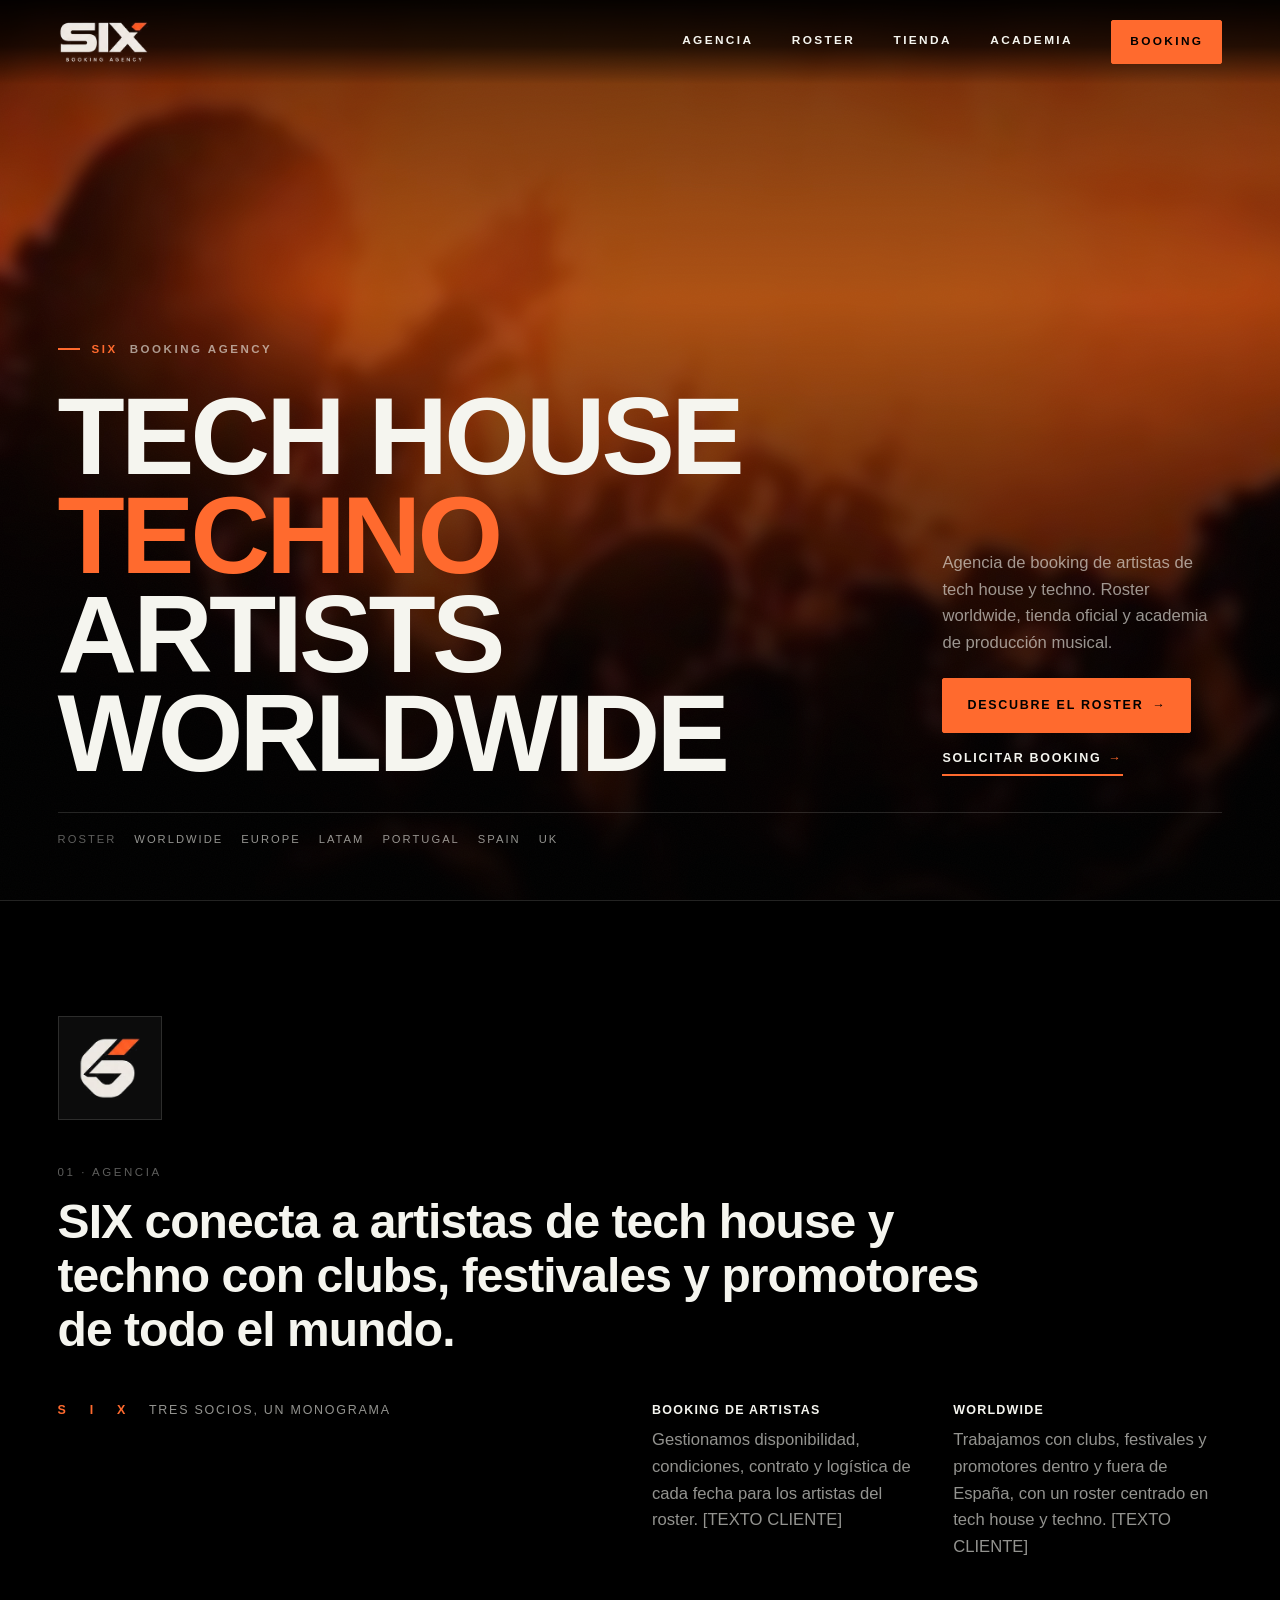
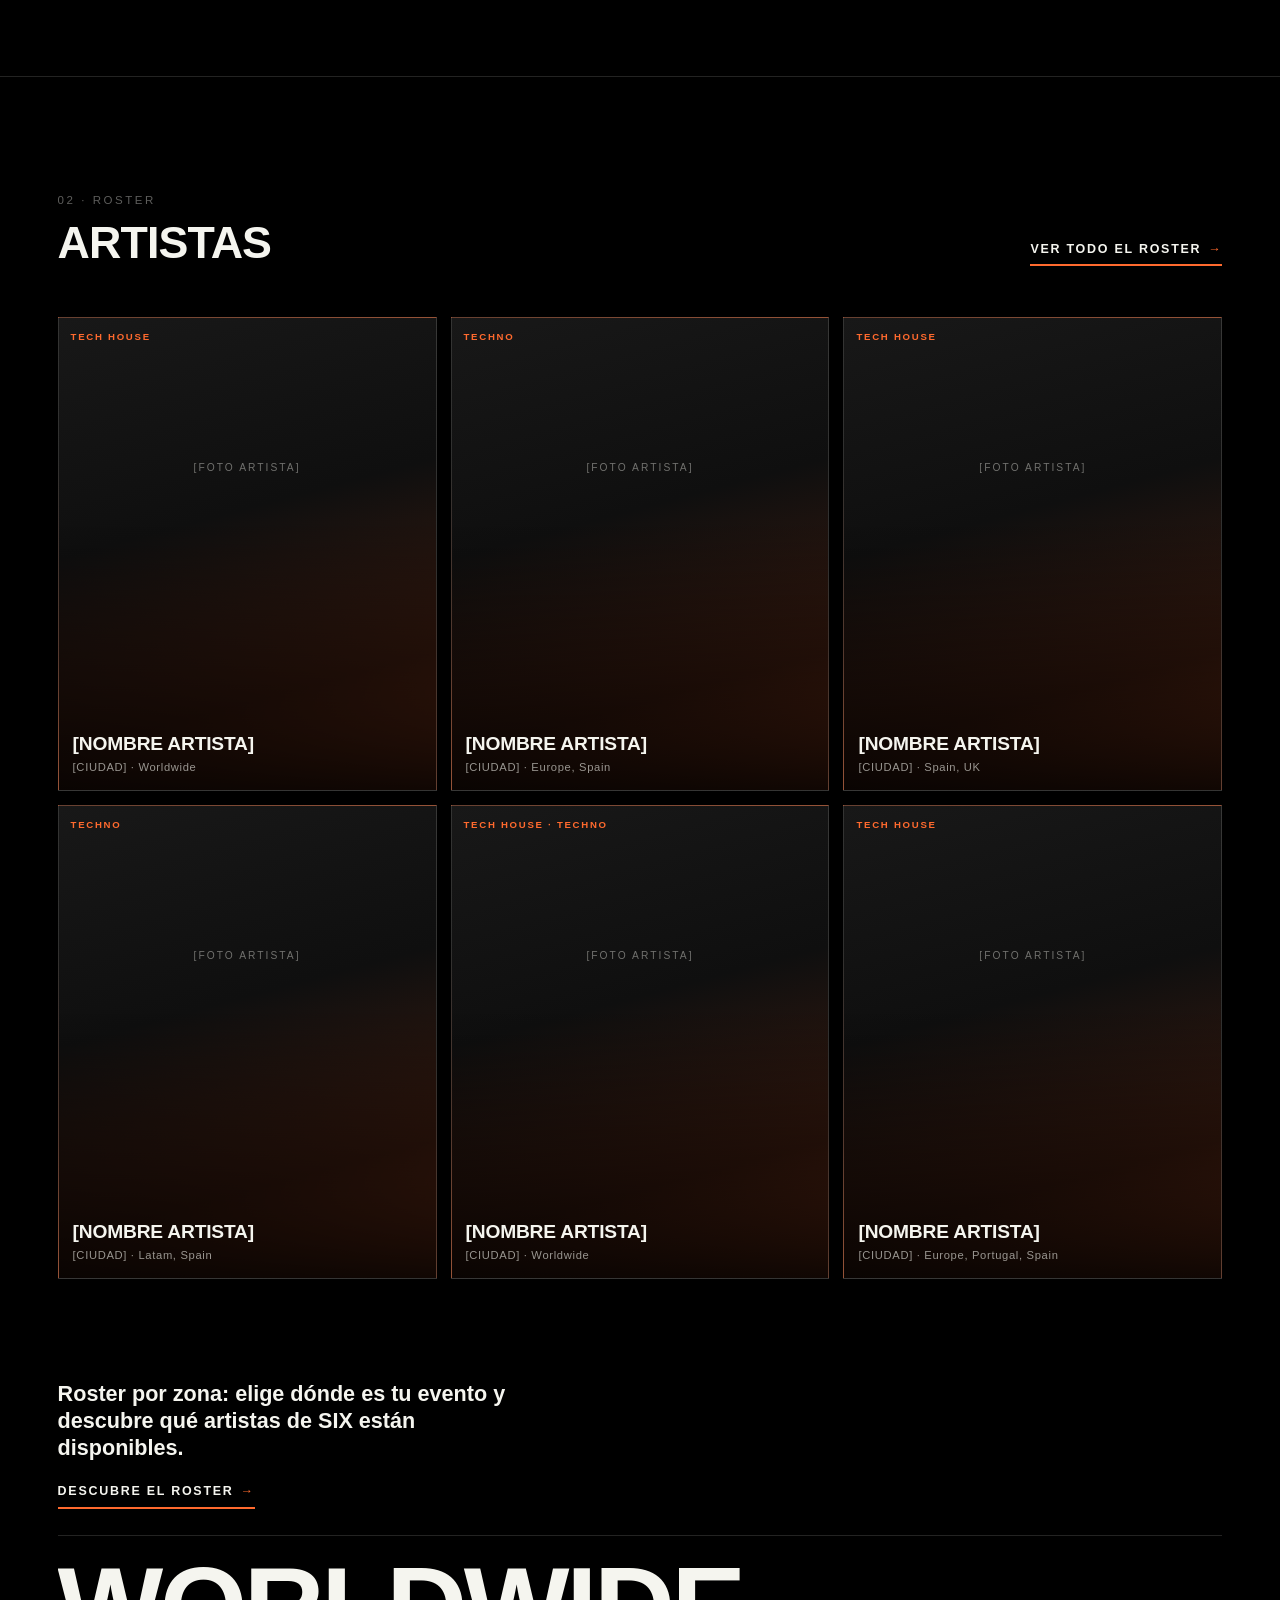
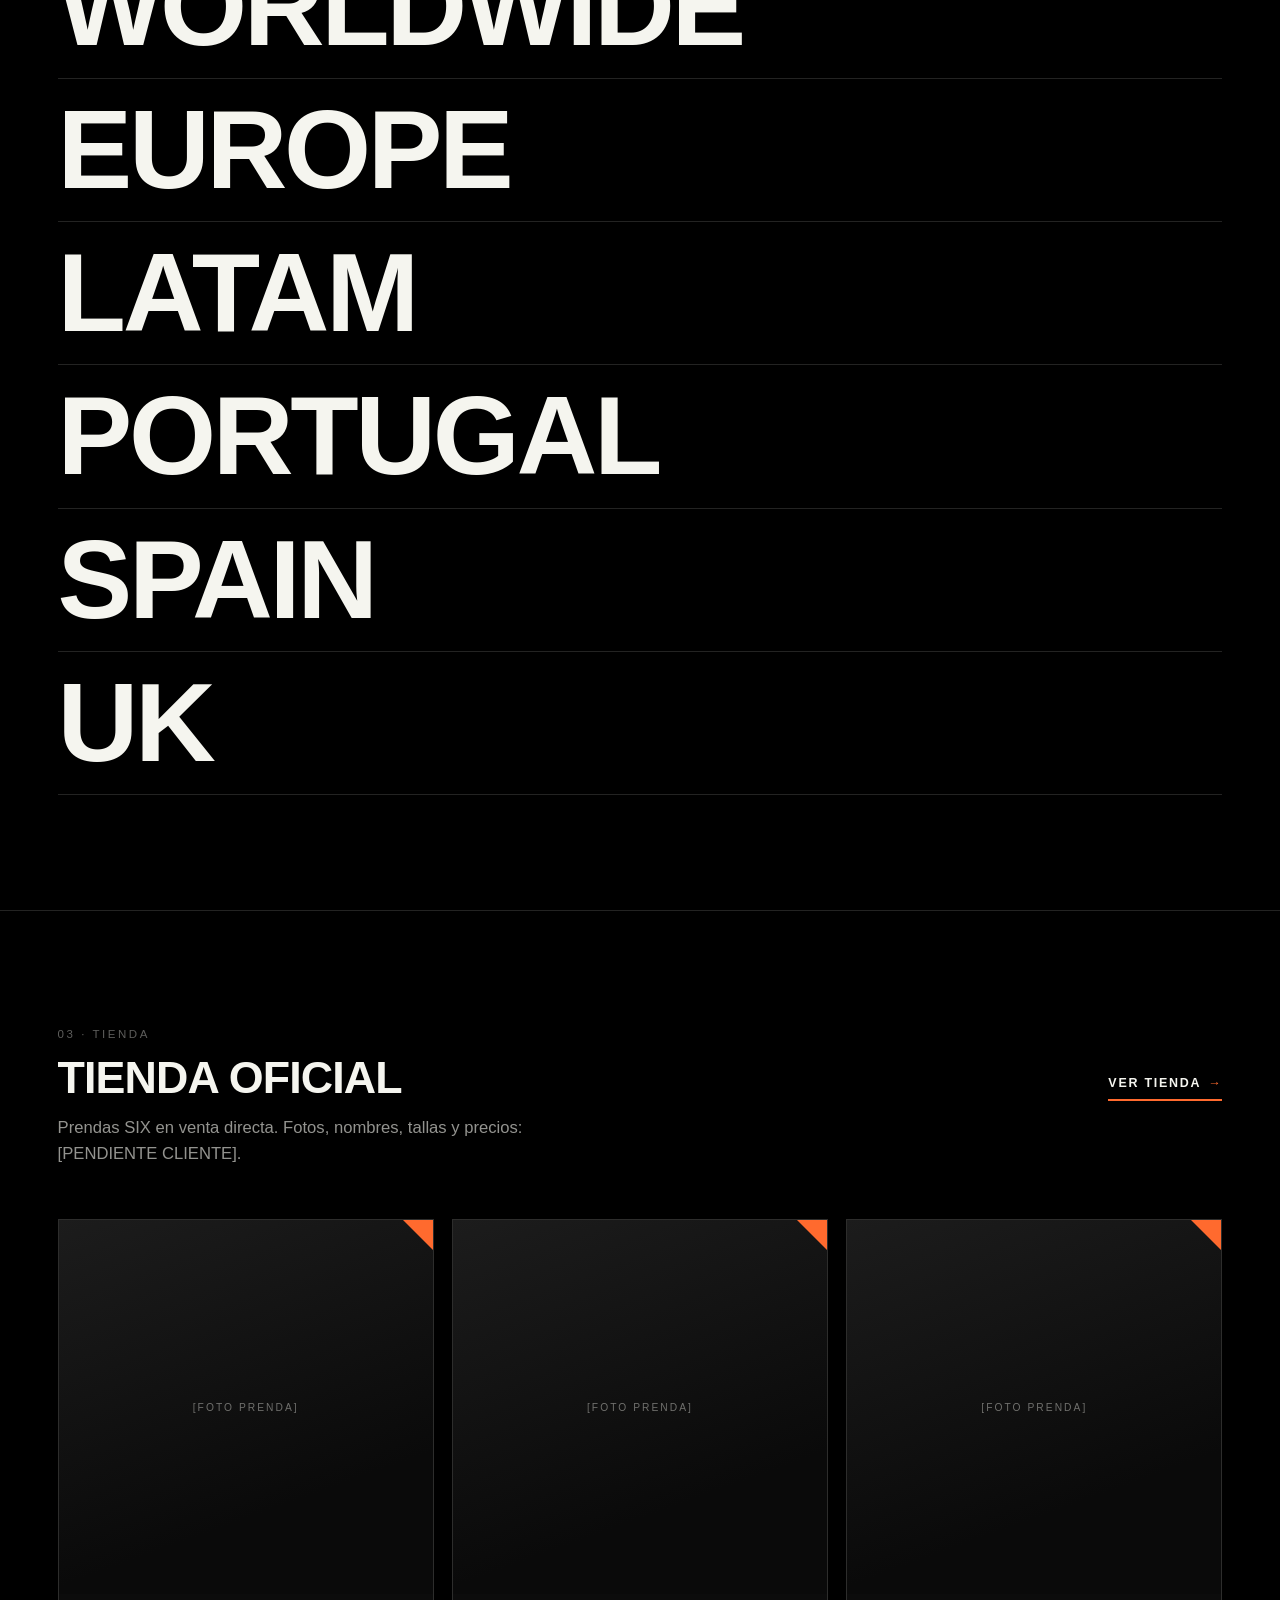
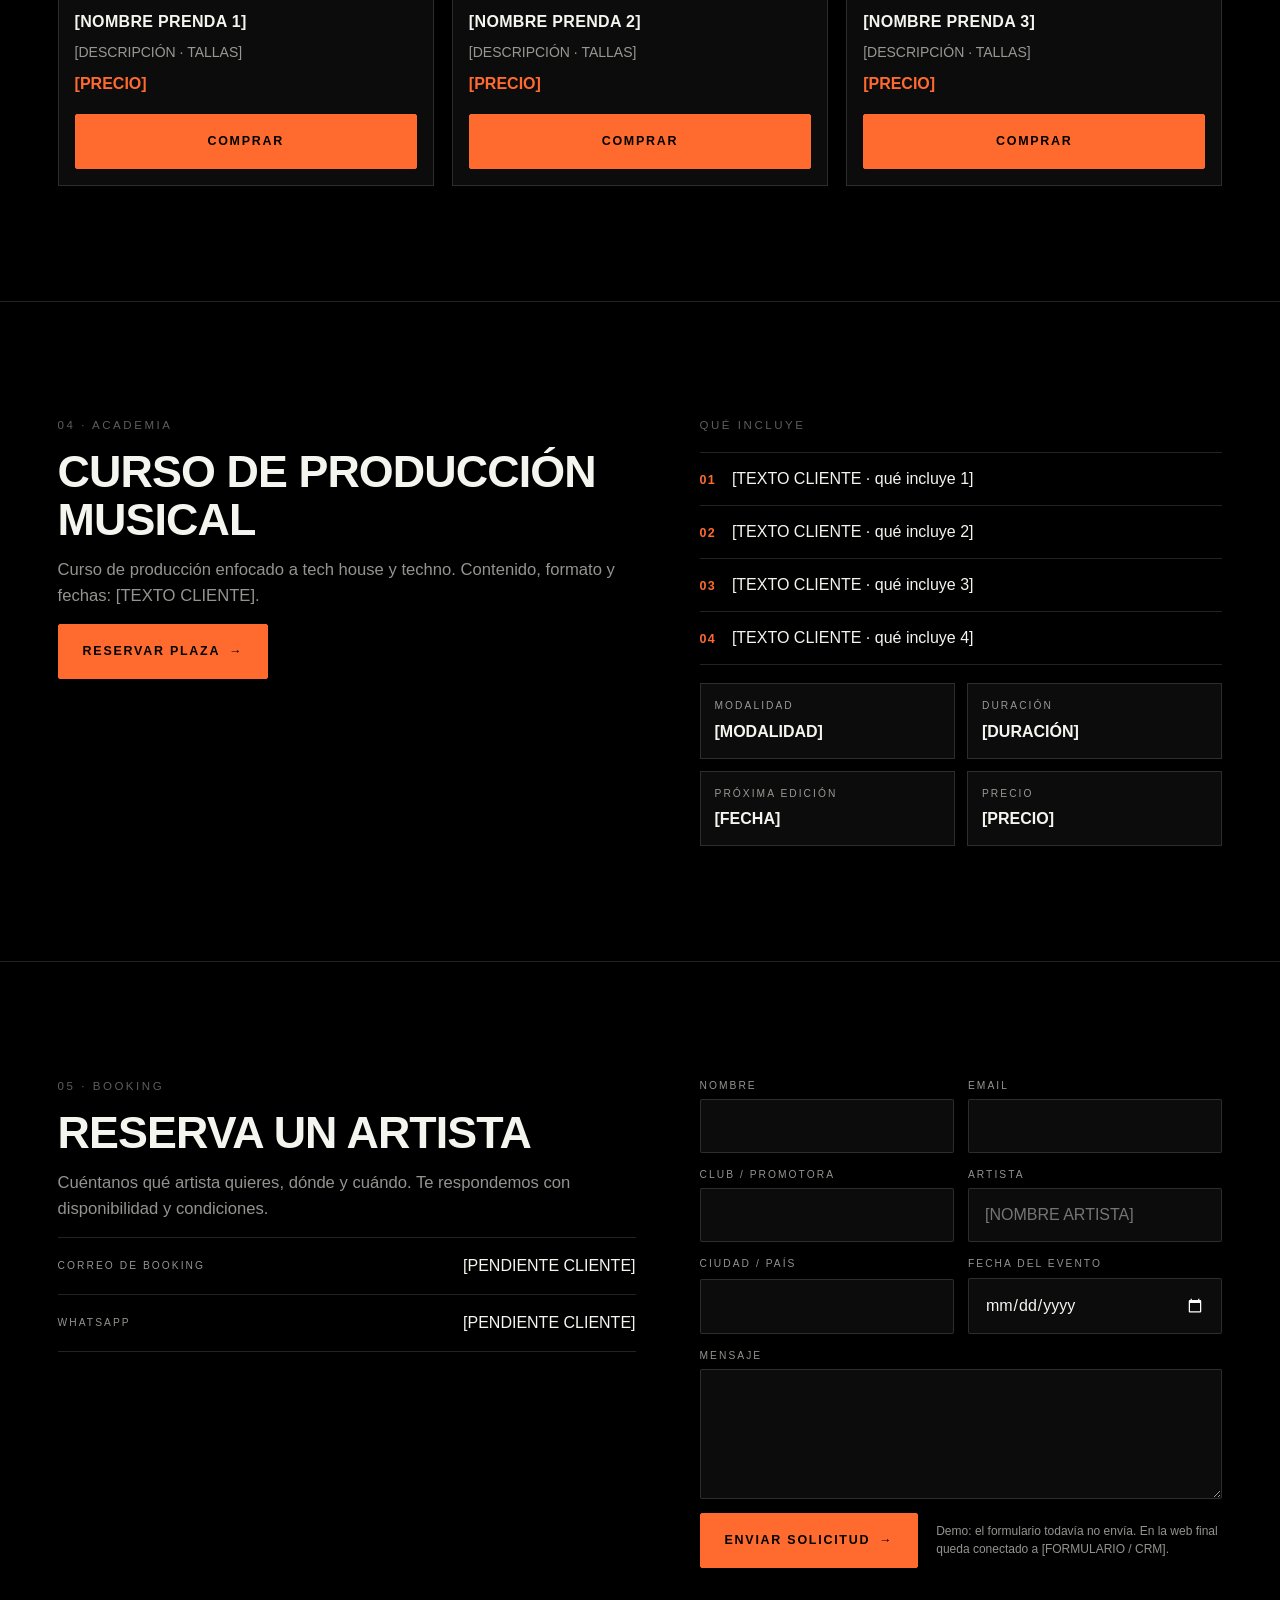
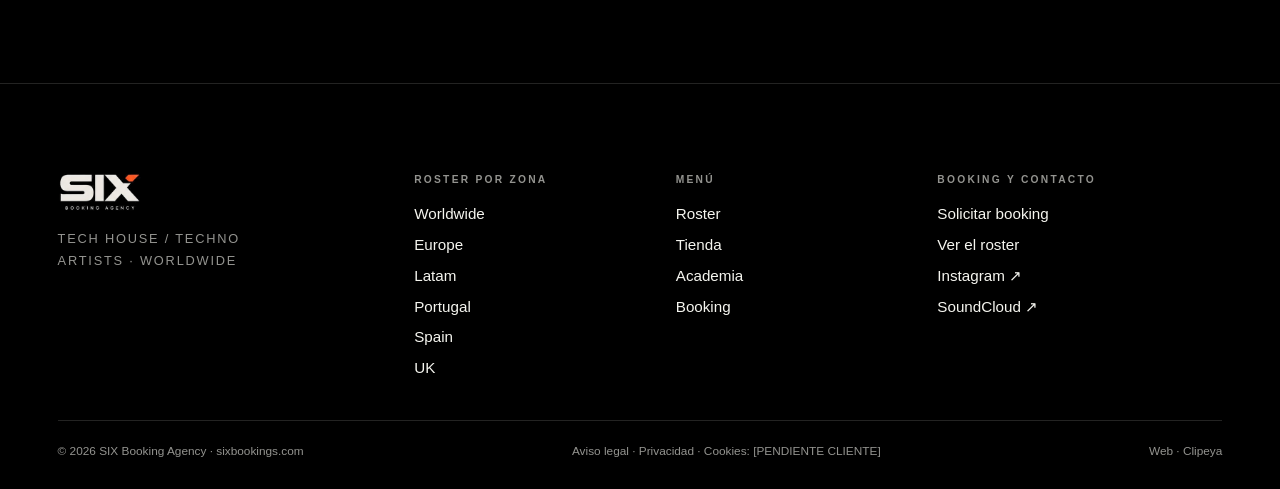
<file: index.html>
<!doctype html>
<html lang="es">
<head>
<meta charset="utf-8">
<meta name="viewport" content="width=device-width, initial-scale=1">
<meta name="robots" content="noindex, nofollow">
<title>SIX Booking Agency &middot; Tech House &amp; Techno</title>
<meta name="description" content="Agencia de booking de artistas de tech house y techno. Roster worldwide, tienda oficial y academia de produccion musical.">
<meta name="theme-color" content="#000000">
<link rel="icon" href="assets/monograma_6_naranja.png">
<link rel="stylesheet" href="assets/style.css">
</head>
<body>
<input type="checkbox" id="nav-toggle" class="nav-toggle">
<header class="site-header">
  <a class="logo" href="#inicio" aria-label="SIX Booking Agency, inicio"><img src="assets/wordmark_six.png" alt="SIX Booking Agency" width="236" height="112"></a>
  <nav class="nav-inline" aria-label="Principal">
    <a href="#agencia">Agencia</a>
    <a href="#roster">Roster</a>
    <a href="#tienda">Tienda</a>
    <a href="#academia">Academia</a>
    <a class="btn" href="#booking">Booking</a>
  </nav>
  <label for="nav-toggle" class="burger" aria-label="Abrir o cerrar el menú"><span></span><span></span></label>
</header>
<nav class="overlay" aria-label="Menú">
  <div class="overlay__menu">
    <a href="#agencia">Agencia<span>→</span></a>
    <a href="#roster">Roster<span>→</span></a>
    <a href="#tienda">Tienda<span>→</span></a>
    <a href="#academia">Academia<span>→</span></a>
    <a href="#booking">Booking<span>→</span></a>
  </div>
  <div class="overlay__foot">
    <a href="#booking">Solicitar booking</a>
    <a href="roster.html">Ver el roster</a>
  </div>
</nav>

<main>
<section class="hero" id="inicio">
  <div class="hero__bg"></div>
  <div class="hero__inner">
    <p class="eyebrow"><b>SIX</b> Booking Agency</p>
    <h1 class="display"><span>Tech House</span><span class="o">Techno</span><span>Artists</span><span>Worldwide</span></h1>
    <div class="hero__side">
      <p class="hero__lead p-m muted">Agencia de booking de artistas de tech house y techno. Roster worldwide, tienda oficial y academia de producción musical.</p>
      <div class="hero__cta">
        <a class="btn" href="#roster">Descubre el roster <span aria-hidden="true">→</span></a>
        <a class="arrow-link" href="#booking">Solicitar booking</a>
      </div>
    </div>
  </div>
  <div class="hero__zones">
    <span>Roster</span>
    <a href="roster.html#worldwide">Worldwide</a>
    <a href="roster.html#europe">Europe</a>
    <a href="roster.html#latam">Latam</a>
    <a href="roster.html#portugal">Portugal</a>
    <a href="roster.html#spain">Spain</a>
    <a href="roster.html#uk">UK</a>
  </div>
</section>

<section class="section" id="agencia">
  <div class="about">
    <div class="about__img"><img src="assets/monograma_6.png" alt="Monograma SIX" width="151" height="151"></div>
    <div class="about__title">
      <p class="num">01 · Agencia</p>
      <h2 class="h-l">SIX conecta a artistas de tech house y techno con clubs, festivales y promotores de todo el mundo.</h2>
    </div>
    <div class="about__founders">
      <span><b>S</b></span>
      <span><b>I</b></span>
      <span><b>X</b></span>
      <span>Tres socios, un monograma</span>
    </div>
    <div class="about__blocks">
      <div class="about__block">
        <p>Booking de artistas</p>
        <p class="p-m muted">Gestionamos disponibilidad, condiciones, contrato y logística de cada fecha para los artistas del roster. [TEXTO CLIENTE]</p>
      </div>
      <div class="about__block">
        <p>Worldwide</p>
        <p class="p-m muted">Trabajamos con clubs, festivales y promotores dentro y fuera de España, con un roster centrado en tech house y techno. [TEXTO CLIENTE]</p>
      </div>
    </div>
  </div>
</section>

<section class="section" id="roster">
  <div class="section__head">
    <div class="section__head-row">
      <div>
        <p class="num">02 · Roster</p>
        <h2 class="h-m">Artistas</h2>
      </div>
      <a class="arrow-link" href="roster.html">Ver todo el roster</a>
    </div>
  </div>
  <div class="artists artists--6">
    <article class="artist">
      <span class="artist__tag">Tech House</span>
      <span class="ph">[FOTO ARTISTA]</span>
      <div class="artist__info"><h3 class="artist__name">[NOMBRE ARTISTA]</h3><p class="artist__meta">[CIUDAD] · Worldwide</p></div>
    </article>
    <article class="artist">
      <span class="artist__tag">Techno</span>
      <span class="ph">[FOTO ARTISTA]</span>
      <div class="artist__info"><h3 class="artist__name">[NOMBRE ARTISTA]</h3><p class="artist__meta">[CIUDAD] · Europe, Spain</p></div>
    </article>
    <article class="artist">
      <span class="artist__tag">Tech House</span>
      <span class="ph">[FOTO ARTISTA]</span>
      <div class="artist__info"><h3 class="artist__name">[NOMBRE ARTISTA]</h3><p class="artist__meta">[CIUDAD] · Spain, UK</p></div>
    </article>
    <article class="artist">
      <span class="artist__tag">Techno</span>
      <span class="ph">[FOTO ARTISTA]</span>
      <div class="artist__info"><h3 class="artist__name">[NOMBRE ARTISTA]</h3><p class="artist__meta">[CIUDAD] · Latam, Spain</p></div>
    </article>
    <article class="artist">
      <span class="artist__tag">Tech House · Techno</span>
      <span class="ph">[FOTO ARTISTA]</span>
      <div class="artist__info"><h3 class="artist__name">[NOMBRE ARTISTA]</h3><p class="artist__meta">[CIUDAD] · Worldwide</p></div>
    </article>
    <article class="artist">
      <span class="artist__tag">Tech House</span>
      <span class="ph">[FOTO ARTISTA]</span>
      <div class="artist__info"><h3 class="artist__name">[NOMBRE ARTISTA]</h3><p class="artist__meta">[CIUDAD] · Europe, Portugal, Spain</p></div>
    </article>
  </div>

  <div class="zones-block">
    <div class="zones-head">
      <h2 class="h-s">Roster por zona: elige dónde es tu evento y descubre qué artistas de SIX están disponibles.</h2>
      <div><a class="arrow-link" href="roster.html">Descubre el roster</a></div>
    </div>
    <div class="zones">
      <a class="h-xl" href="roster.html#worldwide">Worldwide<span>→</span></a>
      <a class="h-xl" href="roster.html#europe">Europe<span>→</span></a>
      <a class="h-xl" href="roster.html#latam">Latam<span>→</span></a>
      <a class="h-xl" href="roster.html#portugal">Portugal<span>→</span></a>
      <a class="h-xl" href="roster.html#spain">Spain<span>→</span></a>
      <a class="h-xl" href="roster.html#uk">UK<span>→</span></a>
    </div>
  </div>
</section>

<section class="section" id="tienda">
  <div class="section__head">
    <div class="section__head-row">
      <div>
        <p class="num">03 · Tienda</p>
        <h2 class="h-m">Tienda oficial</h2>
      </div>
      <a class="arrow-link" href="tienda.html">Ver tienda</a>
    </div>
    <p class="p-m muted max">Prendas SIX en venta directa. Fotos, nombres, tallas y precios: [PENDIENTE CLIENTE].</p>
  </div>
  <div class="products">
    <article class="product">
      <div class="product__img">[FOTO PRENDA]</div>
      <div class="product__body">
        <h3 class="product__name">[NOMBRE PRENDA 1]</h3>
        <p class="p-s muted">[DESCRIPCIÓN · TALLAS]</p>
        <p class="product__price">[PRECIO]</p>
        <a class="btn btn--block" href="tienda.html">Comprar</a>
      </div>
    </article>
    <article class="product">
      <div class="product__img">[FOTO PRENDA]</div>
      <div class="product__body">
        <h3 class="product__name">[NOMBRE PRENDA 2]</h3>
        <p class="p-s muted">[DESCRIPCIÓN · TALLAS]</p>
        <p class="product__price">[PRECIO]</p>
        <a class="btn btn--block" href="tienda.html">Comprar</a>
      </div>
    </article>
    <article class="product">
      <div class="product__img">[FOTO PRENDA]</div>
      <div class="product__body">
        <h3 class="product__name">[NOMBRE PRENDA 3]</h3>
        <p class="p-s muted">[DESCRIPCIÓN · TALLAS]</p>
        <p class="product__price">[PRECIO]</p>
        <a class="btn btn--block" href="tienda.html">Comprar</a>
      </div>
    </article>
  </div>
</section>

<section class="section" id="academia">
  <div class="split">
    <div class="section__head">
      <p class="num">04 · Academia</p>
      <h2 class="h-m">Curso de producción musical</h2>
      <p class="p-m muted">Curso de producción enfocado a tech house y techno. Contenido, formato y fechas: [TEXTO CLIENTE].</p>
      <div><a class="btn" href="academia.html">Reservar plaza <span aria-hidden="true">→</span></a></div>
    </div>
    <div class="stack">
      <p class="num">Qué incluye</p>
      <ul class="list">
        <li>[TEXTO CLIENTE · qué incluye 1]</li>
        <li>[TEXTO CLIENTE · qué incluye 2]</li>
        <li>[TEXTO CLIENTE · qué incluye 3]</li>
        <li>[TEXTO CLIENTE · qué incluye 4]</li>
      </ul>
      <div class="facts">
        <div class="fact"><span>Modalidad</span><b>[MODALIDAD]</b></div>
        <div class="fact"><span>Duración</span><b>[DURACIÓN]</b></div>
        <div class="fact"><span>Próxima edición</span><b>[FECHA]</b></div>
        <div class="fact"><span>Precio</span><b>[PRECIO]</b></div>
      </div>
    </div>
  </div>
</section>

<section class="section" id="booking">
  <div class="split">
    <div class="section__head">
      <p class="num">05 · Booking</p>
      <h2 class="h-m">Reserva un artista</h2>
      <p class="p-m muted">Cuéntanos qué artista quieres, dónde y cuándo. Te respondemos con disponibilidad y condiciones.</p>
      <div class="contact-list">
        <a><small>Correo de booking</small>[PENDIENTE CLIENTE]</a>
        <a><small>WhatsApp</small>[PENDIENTE CLIENTE]</a>
      </div>
    </div>
    <form class="form" id="bookingForm" novalidate>
      <div class="field"><label for="nombre">Nombre</label><input id="nombre" name="nombre" type="text" required autocomplete="name"></div>
      <div class="field"><label for="email">Email</label><input id="email" name="email" type="email" required autocomplete="email"></div>
      <div class="field"><label for="promotora">Club / promotora</label><input id="promotora" name="promotora" type="text" autocomplete="organization"></div>
      <div class="field"><label for="artista">Artista</label><input id="artista" name="artista" type="text" placeholder="[NOMBRE ARTISTA]"></div>
      <div class="field"><label for="ciudad">Ciudad / país</label><input id="ciudad" name="ciudad" type="text"></div>
      <div class="field"><label for="fecha">Fecha del evento</label><input id="fecha" name="fecha" type="date"></div>
      <div class="field full"><label for="mensaje">Mensaje</label><textarea id="mensaje" name="mensaje"></textarea></div>
      <div class="form__foot full">
        <button class="btn" type="submit">Enviar solicitud <span aria-hidden="true">→</span></button>
        <p class="p-xs muted" id="bookingNota">Demo: el formulario todavía no envía. En la web final queda conectado a [FORMULARIO / CRM].</p>
      </div>
    </form>
  </div>
</section>
</main>

<footer class="site-footer">
  <div class="footer__brand">
    <img src="assets/wordmark_six.png" alt="SIX Booking Agency" width="236" height="112">
    <p>Tech House / Techno<br>Artists · Worldwide</p>
  </div>
  <div class="footer__col">
    <h4>Roster por zona</h4>
    <a href="roster.html#worldwide">Worldwide</a>
    <a href="roster.html#europe">Europe</a>
    <a href="roster.html#latam">Latam</a>
    <a href="roster.html#portugal">Portugal</a>
    <a href="roster.html#spain">Spain</a>
    <a href="roster.html#uk">UK</a>
  </div>
  <div class="footer__col">
    <h4>Menú</h4>
    <a href="roster.html">Roster</a>
    <a href="tienda.html">Tienda</a>
    <a href="academia.html">Academia</a>
    <a href="contacto.html">Booking</a>
  </div>
  <div class="footer__col">
    <h4>Booking y contacto</h4>
    <a href="#booking">Solicitar booking</a>
    <a href="roster.html">Ver el roster</a>
    <a href="[ENLACE INSTAGRAM]">Instagram ↗</a>
    <a href="[ENLACE SOUNDCLOUD]">SoundCloud ↗</a>
  </div>
  <div class="footer__bottom">
    <span>© 2026 SIX Booking Agency · sixbookings.com</span>
    <span>Aviso legal · Privacidad · Cookies: [PENDIENTE CLIENTE]</span>
    <span>Web · Clipeya</span>
  </div>
</footer>

<a class="wa" href="#booking" aria-label="Solicitar booking">
  <svg viewBox="0 0 24 24" aria-hidden="true"><path fill="none" stroke="currentColor" stroke-width="2.2" stroke-linecap="round" stroke-linejoin="round" d="M4 12h15M13 6l6 6-6 6"/></svg>
  <span>Solicitar booking</span>
</a>

<style>
/* Capa de acabado: movimiento propio, profundidad y una micro-interaccion
   por seccion. Todo degrada solo si el navegador no puede. */
:root{ --six-o:#FF6A2E; --six-ink:#000; --six-paper:#F5F5EF; }

/* 1 · APARICIÓN AL SCROLL — nada salta: entra */
.rv{opacity:0;transform:translateY(22px);transition:opacity .7s cubic-bezier(.22,1,.36,1),transform .7s cubic-bezier(.22,1,.36,1)}
.rv.in{opacity:1;transform:none}
.rv-d1{transition-delay:.06s}.rv-d2{transition-delay:.12s}
@media (prefers-reduced-motion:reduce){.rv{opacity:1;transform:none;transition:none}}

/* 2 · HERO — grano fino y respiración lenta del fondo: textura de fotografía, no de render */
.hero__bg{animation:sixBreath 24s ease-in-out infinite alternate}
@keyframes sixBreath{from{transform:scale(1.04)}to{transform:scale(1.12)}}
.hero::after{content:"";position:absolute;inset:0;pointer-events:none;opacity:.05;z-index:1;
  background-image:url("data:image/svg+xml;utf8,<svg xmlns='http://www.w3.org/2000/svg' width='120' height='120'><filter id='n'><feTurbulence type='fractalNoise' baseFrequency='.85' numOctaves='3'/></filter><rect width='120' height='120' filter='url(%23n)' opacity='.5'/></svg>")}
.hero__inner{position:relative;z-index:2}
.hero .display span{display:block;opacity:0;transform:translateY(28px);animation:sixUp .9s cubic-bezier(.22,1,.36,1) forwards}
.hero .display span:nth-child(1){animation-delay:.10s}
.hero .display span:nth-child(2){animation-delay:.20s}
.hero .display span:nth-child(3){animation-delay:.30s}
.hero .display span:nth-child(4){animation-delay:.40s}
@keyframes sixUp{to{opacity:1;transform:none}}
@media (prefers-reduced-motion:reduce){
  .hero .display span{opacity:1;transform:none;animation:none}
  .hero__bg{animation:none}}

/* 3 · ZONAS — el naranja barre el enlace desde la izquierda */
.zones a{position:relative;overflow:hidden;transition:color .35s ease}
.zones a::before{content:"";position:absolute;left:0;bottom:.12em;height:2px;width:0;background:var(--six-o);transition:width .45s cubic-bezier(.22,1,.36,1)}
.zones a:hover::before,.zones a:focus-visible::before{width:100%}
.zones a:hover,.zones a:focus-visible{color:var(--six-o)}
.zones a span{display:inline-block;transition:transform .45s cubic-bezier(.22,1,.36,1)}
.zones a:hover span{transform:translateX(.35em)}

/* 4 · ROSTER — la ficha se levanta y el tag se enciende: catálogo vivo */
.artist{transition:transform .5s cubic-bezier(.22,1,.36,1)}
.artist:hover{transform:translateY(-6px)}
.artist .ph{transition:filter .5s ease}
.artist:hover .ph{filter:brightness(1.08)}
.artist__tag{transition:background .35s ease,color .35s ease}
.artist:hover .artist__tag{background:var(--six-o);color:#fff}

/* 5 · CABECERA que se condensa al bajar */
.site-header{transition:padding .35s ease,background .35s ease,backdrop-filter .35s ease}
.site-header.cond{padding-top:.55rem;padding-bottom:.55rem;background:rgba(0,0,0,.72);backdrop-filter:blur(14px)}

/* 6 · BOTONES con peso */
.btn{transition:transform .25s cubic-bezier(.22,1,.36,1),box-shadow .25s ease,background .25s ease}
.btn:hover{transform:translateY(-2px);box-shadow:0 10px 28px rgba(255,106,46,.28)}


/* el flotante respeta la barra del movil (notch / gesto) */
.wa{bottom:calc(16px + env(safe-area-inset-bottom,0px));
    transition:transform .3s cubic-bezier(.22,1,.36,1),opacity .3s,background .25s}
.wa--off{opacity:0;pointer-events:none;transform:translateY(24px) scale(.9)}

</style>

<script>
(function () {
  "use strict";

  /* 1 · aparición al scroll */
  function marcar() {
    var sel = ".section__head, .about__block, .artist, .product, .zones-block, .facts, .list";
    var n = 0;
    document.querySelectorAll(sel).forEach(function (el) {
      el.classList.add("rv");
      if (n % 3 === 1) el.classList.add("rv-d1");
      if (n % 3 === 2) el.classList.add("rv-d2");
      n++;
    });
    if (!("IntersectionObserver" in window)) {
      document.querySelectorAll(".rv").forEach(function (e) { e.classList.add("in"); });
      return;
    }
    var io = new IntersectionObserver(function (ents) {
      ents.forEach(function (e) {
        if (e.isIntersecting) { e.target.classList.add("in"); io.unobserve(e.target); }
      });
    }, { rootMargin: "0px 0px -12% 0px", threshold: 0.08 });
    document.querySelectorAll(".rv").forEach(function (e) { io.observe(e); });
    setTimeout(function () {
      if (!document.querySelector(".rv.in")) {
        document.querySelectorAll(".rv").forEach(function (e) { e.classList.add("in"); });
      }
    }, 1500);
  }

  /* 2 · cabecera que se condensa */
  function cabecera() {
    var h = document.querySelector(".site-header");
    if (!h) return;
    var ult = -1;
    addEventListener("scroll", function () {
      var y = scrollY > 80;
      if (y !== ult) { h.classList.toggle("cond", y); ult = y; }
    }, { passive: true });
  }

  if (document.readyState === "loading") {
    addEventListener("DOMContentLoaded", function () { marcar(); cabecera(); });
  } else { marcar(); cabecera(); }
  /* 3 · el formulario de booking: confirma en la propia página, sin salir a ningún sitio */
  var fb = document.getElementById("bookingForm");
  if (fb) {
    fb.addEventListener("submit", function (ev) {
      ev.preventDefault();
      var nota = document.getElementById("bookingNota");
      if (nota) { nota.textContent = "Solicitud recibida. Te respondemos con disponibilidad y condiciones."; }
      fb.reset();
    });
  }

  /* 4 · el flotante se aparta donde ya hay un CTA: en el hero y sobre el formulario.
     En móvil se comia un enlace del roster y tapaba campos; apagarlo es mas limpio que moverlo. */
  var fab = document.querySelector(".wa");
  if (fab && "IntersectionObserver" in window) {
    var zonas = document.querySelectorAll("#inicio, #booking, .form");
    if (zonas.length) {
      var ioF = new IntersectionObserver(function (ents) {
        ents.forEach(function (e) { e.target.classList.toggle("cta-vista", e.isIntersecting); });
        fab.classList.toggle("wa--off", !!document.querySelector(".cta-vista"));
      }, { threshold: 0.15 });
      zonas.forEach(function (z) { ioF.observe(z); });
    }
  }

})();
</script>
</body>
</html>
</file>
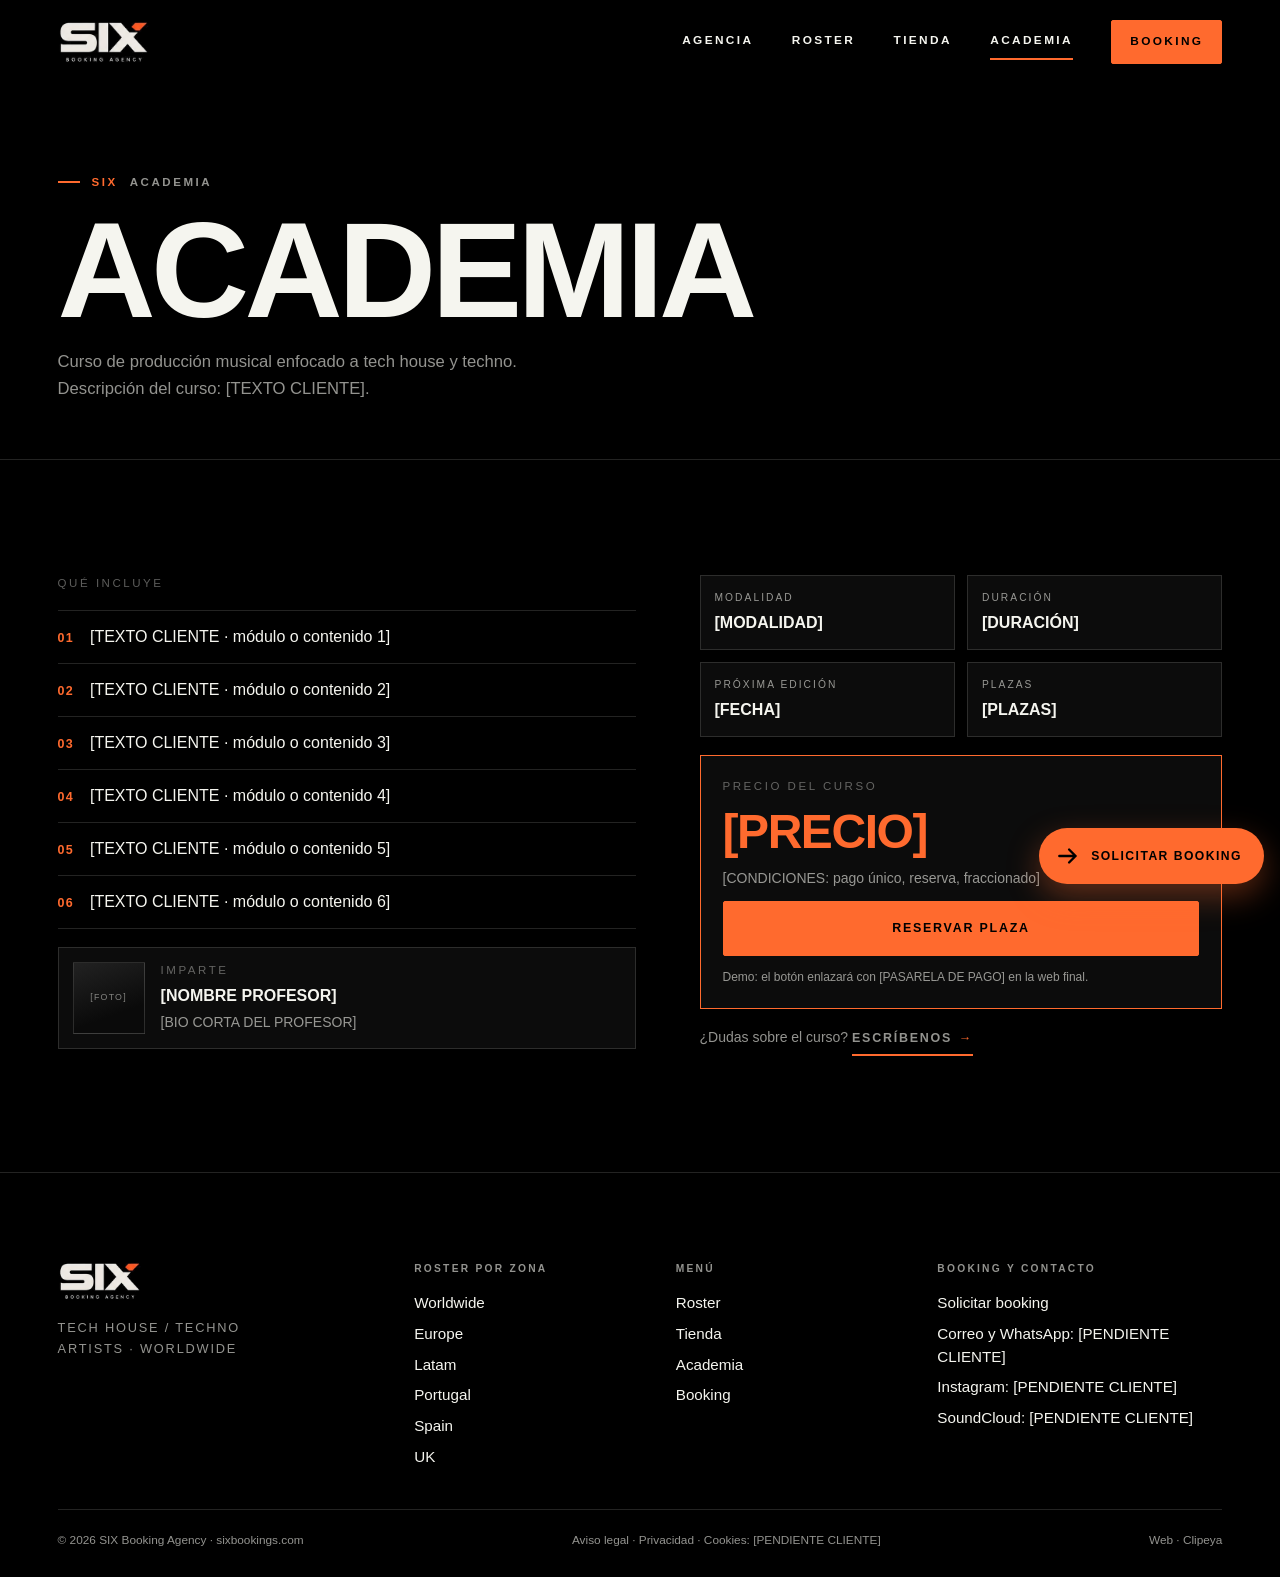
<file: academia.html>
<!DOCTYPE html>
<html lang="es">
<head>
<meta charset="utf-8">
<meta name="viewport" content="width=device-width, initial-scale=1">
<title>Academia — SIX Booking Agency</title>
<meta name="description" content="SIX Academia: curso de producción musical enfocado a tech house y techno. Reserva tu plaza.">
<meta name="robots" content="noindex, nofollow">
<meta name="theme-color" content="#000000">
<link rel="icon" type="image/png" href="assets/monograma_6_naranja.png">
<link rel="stylesheet" href="assets/style.css">
<meta name="robots" content="noindex, nofollow">
<link rel="icon" href="assets/monograma_6_naranja.png">
</head>
<body>
<input type="checkbox" id="nav-toggle" class="nav-toggle">
<header class="site-header">
  <a class="logo" href="./" aria-label="SIX Booking Agency, inicio"><img src="assets/wordmark_six.png" alt="SIX Booking Agency" width="236" height="112"></a>
  <nav class="nav-inline" aria-label="Principal">
    <a href="index.html#agencia">Agencia</a>
    <a href="roster.html">Roster</a>
    <a href="tienda.html">Tienda</a>
    <a class="is-active" href="academia.html">Academia</a>
    <a class="btn" href="contacto.html">Booking</a>
  </nav>
  <label for="nav-toggle" class="burger" aria-label="Abrir o cerrar el menú"><span></span><span></span></label>
</header>
<nav class="overlay" aria-label="Menú">
  <div class="overlay__menu">
    <a href="index.html#agencia">Agencia<span>→</span></a>
    <a href="roster.html">Roster<span>→</span></a>
    <a href="tienda.html">Tienda<span>→</span></a>
    <a href="academia.html">Academia<span>→</span></a>
    <a href="contacto.html">Booking<span>→</span></a>
  </div>
  <div class="overlay__foot">
    <a href="contacto.html">Solicitar booking</a>
    <a>Correo y WhatsApp: [PENDIENTE CLIENTE]</a>
  </div>
</nav>

<main>
<section class="page-head">
  <p class="eyebrow"><b>SIX</b> Academia</p>
  <h1 class="display"><span>Academia</span></h1>
  <p class="p-m muted">Curso de producción musical enfocado a tech house y techno. Descripción del curso: [TEXTO CLIENTE].</p>
</section>

<section class="section" id="curso">
  <div class="split">
    <div class="stack">
      <p class="num">Qué incluye</p>
      <ul class="list">
        <li>[TEXTO CLIENTE · módulo o contenido 1]</li>
        <li>[TEXTO CLIENTE · módulo o contenido 2]</li>
        <li>[TEXTO CLIENTE · módulo o contenido 3]</li>
        <li>[TEXTO CLIENTE · módulo o contenido 4]</li>
        <li>[TEXTO CLIENTE · módulo o contenido 5]</li>
        <li>[TEXTO CLIENTE · módulo o contenido 6]</li>
      </ul>
      <div class="teacher">
        <div class="teacher__ph">[FOTO]</div>
        <div>
          <p class="num">Imparte</p>
          <h3>[NOMBRE PROFESOR]</h3>
          <p class="p-s muted">[BIO CORTA DEL PROFESOR]</p>
        </div>
      </div>
    </div>
    <div class="stack">
      <div class="facts">
        <div class="fact"><span>Modalidad</span><b>[MODALIDAD]</b></div>
        <div class="fact"><span>Duración</span><b>[DURACIÓN]</b></div>
        <div class="fact"><span>Próxima edición</span><b>[FECHA]</b></div>
        <div class="fact"><span>Plazas</span><b>[PLAZAS]</b></div>
      </div>
      <div class="price-box">
        <p class="num">Precio del curso</p>
        <p class="price">[PRECIO]</p>
        <p class="p-s muted">[CONDICIONES: pago único, reserva, fraccionado]</p>
        <a class="btn btn--block" href="tienda.html">Reservar plaza</a>
        <p class="p-xs muted">Demo: el botón enlazará con [PASARELA DE PAGO] en la web final.</p>
      </div>
      <p class="p-s muted">¿Dudas sobre el curso? <a class="arrow-link" href="contacto.html">Escríbenos</a></p>
    </div>
  </div>
</section>
</main>

<footer class="site-footer">
  <div class="footer__brand">
    <img src="assets/wordmark_six.png" alt="SIX Booking Agency" width="236" height="112">
    <p>Tech House / Techno<br>Artists · Worldwide</p>
  </div>
  <div class="footer__col">
    <h4>Roster por zona</h4>
    <a href="roster.html#worldwide">Worldwide</a>
    <a href="roster.html#europe">Europe</a>
    <a href="roster.html#latam">Latam</a>
    <a href="roster.html#portugal">Portugal</a>
    <a href="roster.html#spain">Spain</a>
    <a href="roster.html#uk">UK</a>
  </div>
  <div class="footer__col">
    <h4>Menú</h4>
    <a href="roster.html">Roster</a>
    <a href="tienda.html">Tienda</a>
    <a href="academia.html">Academia</a>
    <a href="contacto.html">Booking</a>
  </div>
  <div class="footer__col">
    <h4>Booking y contacto</h4>
    <a href="contacto.html">Solicitar booking</a>
    <a>Correo y WhatsApp: [PENDIENTE CLIENTE]</a>
    <a>Instagram: [PENDIENTE CLIENTE]</a>
    <a>SoundCloud: [PENDIENTE CLIENTE]</a>
  </div>
  <div class="footer__bottom">
    <span>© 2026 SIX Booking Agency · sixbookings.com</span>
    <span>Aviso legal · Privacidad · Cookies: [PENDIENTE CLIENTE]</span>
    <span>Web · Clipeya</span>
  </div>
</footer>

<a class="wa" href="contacto.html" aria-label="Solicitar booking">
  <svg viewBox="0 0 24 24" aria-hidden="true"><path fill="none" stroke="currentColor" stroke-width="2.2" stroke-linecap="round" stroke-linejoin="round" d="M4 12h15M13 6l6 6-6 6"/></svg>
  <span>Solicitar booking</span>
</a>
<style>
.wa{bottom:calc(16px + env(safe-area-inset-bottom,0px));
    transition:transform .3s cubic-bezier(.22,1,.36,1),opacity .3s,background .25s}
.wa--off{opacity:0;pointer-events:none;transform:translateY(24px) scale(.9)}
</style>
<script>
(function(){
  var f=document.getElementById("bookingForm");
  if(f){f.addEventListener("submit",function(e){e.preventDefault();
    var n=f.querySelector(".p-xs.muted");
    if(n){n.textContent="Solicitud recibida. Te respondemos con disponibilidad y condiciones.";}
    f.reset();});}
  var fab=document.querySelector(".wa"),z=document.querySelectorAll(".form");
  if(fab&&z.length&&"IntersectionObserver" in window){
    var io=new IntersectionObserver(function(es){
      es.forEach(function(e){e.target.classList.toggle("cta-vista",e.isIntersecting);});
      fab.classList.toggle("wa--off",!!document.querySelector(".cta-vista"));},{threshold:0.15});
    z.forEach(function(e){io.observe(e);});
  }
})();
</script>
</body>
</html>
</file>
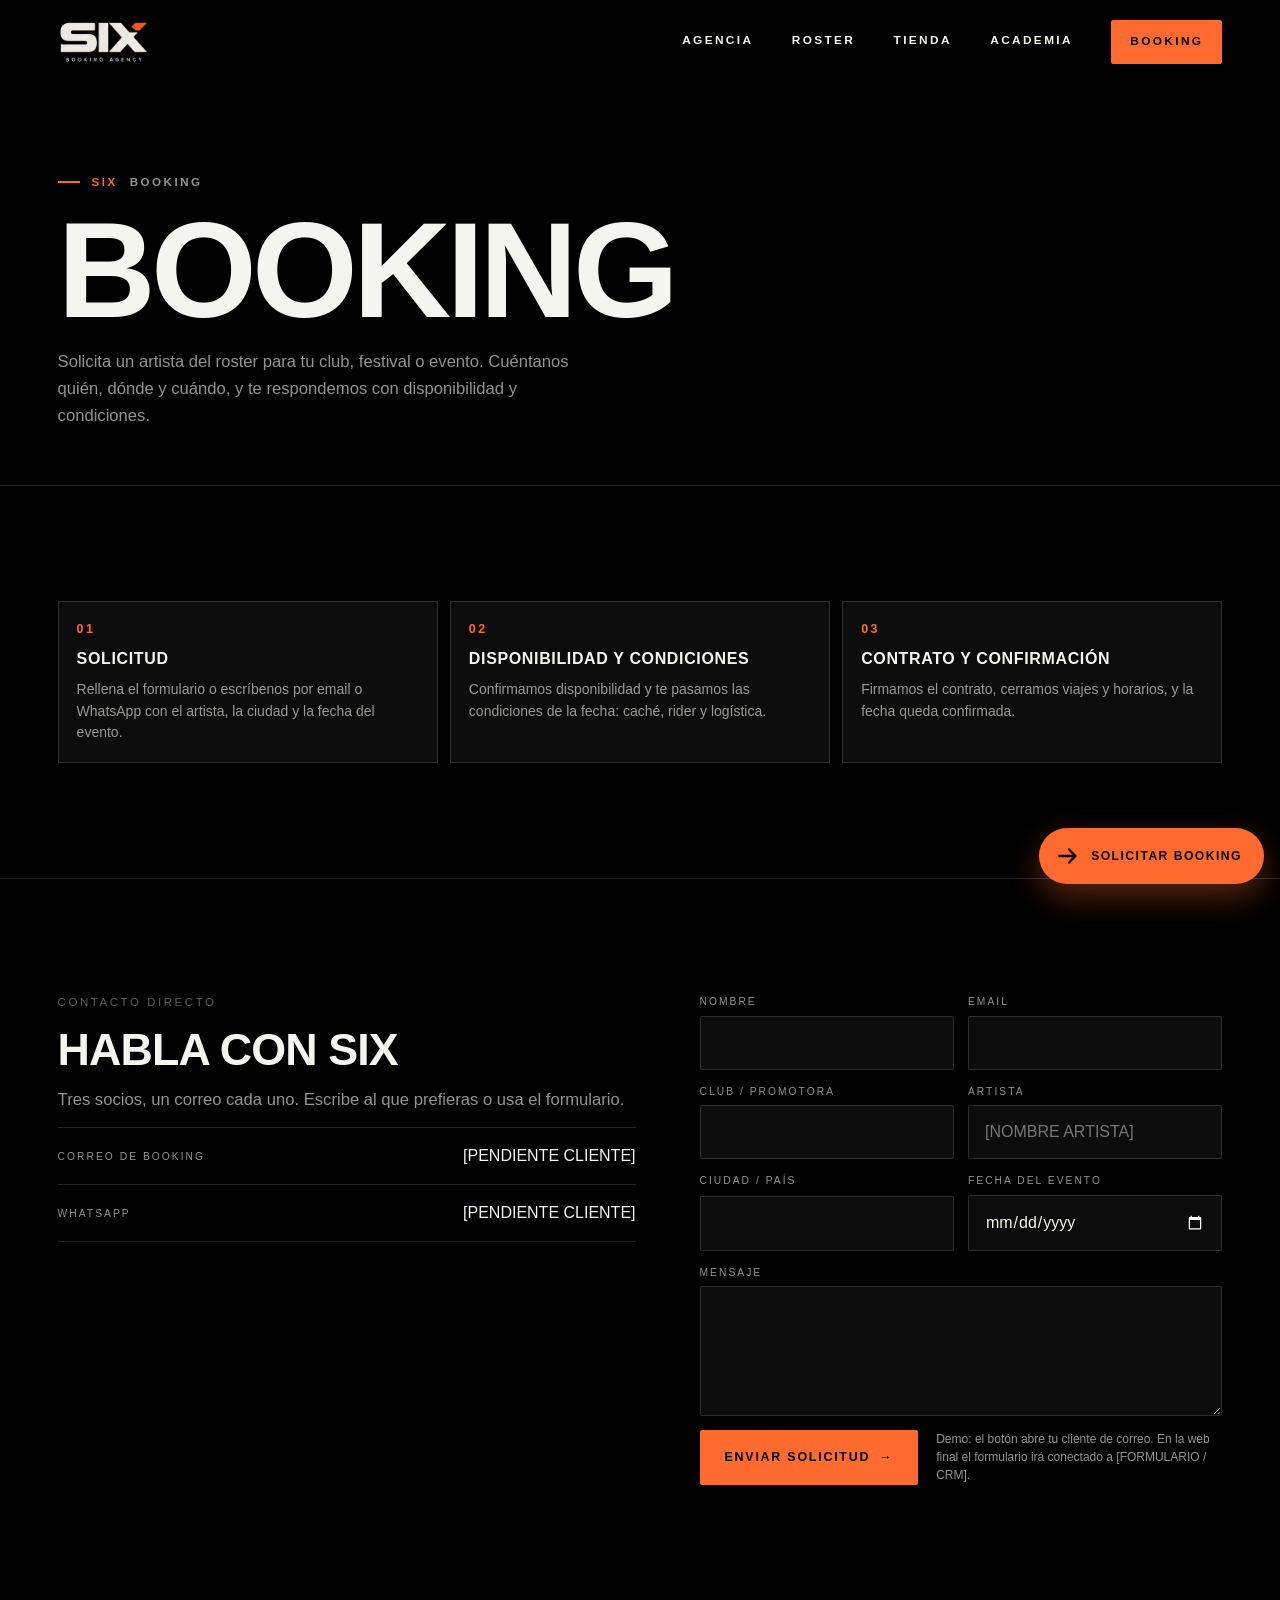
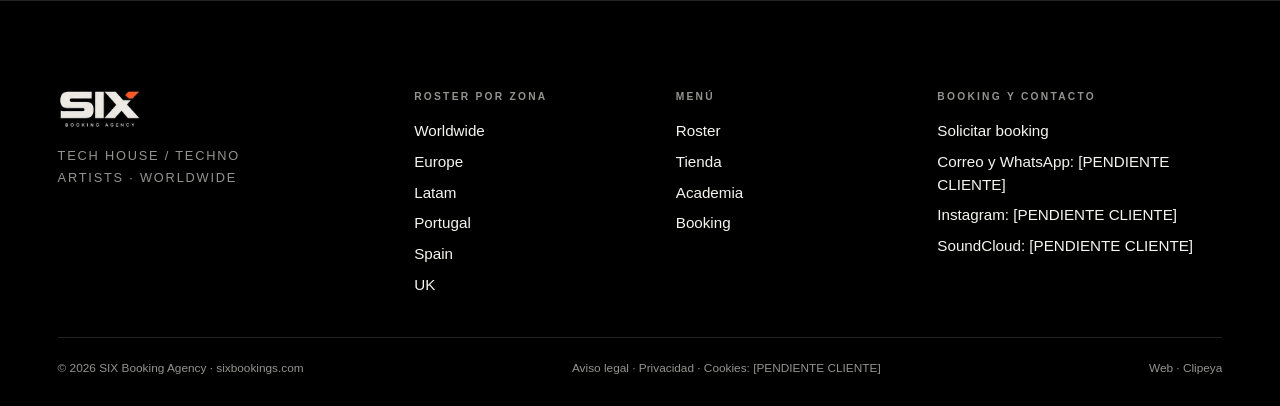
<file: contacto.html>
<!DOCTYPE html>
<html lang="es">
<head>
<meta charset="utf-8">
<meta name="viewport" content="width=device-width, initial-scale=1">
<title>Booking — SIX Booking Agency</title>
<meta name="description" content="Solicita el booking de un artista de SIX para tu club, festival o evento. Tech house y techno, worldwide.">
<meta name="robots" content="noindex, nofollow">
<meta name="theme-color" content="#000000">
<link rel="icon" type="image/png" href="assets/monograma_6_naranja.png">
<link rel="stylesheet" href="assets/style.css">
<meta name="robots" content="noindex, nofollow">
<link rel="icon" href="assets/monograma_6_naranja.png">
</head>
<body>
<input type="checkbox" id="nav-toggle" class="nav-toggle">
<header class="site-header">
  <a class="logo" href="./" aria-label="SIX Booking Agency, inicio"><img src="assets/wordmark_six.png" alt="SIX Booking Agency" width="236" height="112"></a>
  <nav class="nav-inline" aria-label="Principal">
    <a href="index.html#agencia">Agencia</a>
    <a href="roster.html">Roster</a>
    <a href="tienda.html">Tienda</a>
    <a href="academia.html">Academia</a>
    <a class="btn" href="contacto.html">Booking</a>
  </nav>
  <label for="nav-toggle" class="burger" aria-label="Abrir o cerrar el menú"><span></span><span></span></label>
</header>
<nav class="overlay" aria-label="Menú">
  <div class="overlay__menu">
    <a href="index.html#agencia">Agencia<span>→</span></a>
    <a href="roster.html">Roster<span>→</span></a>
    <a href="tienda.html">Tienda<span>→</span></a>
    <a href="academia.html">Academia<span>→</span></a>
    <a href="contacto.html">Booking<span>→</span></a>
  </div>
  <div class="overlay__foot">
    <a href="contacto.html">Solicitar booking</a>
    <a>Correo y WhatsApp: [PENDIENTE CLIENTE]</a>
  </div>
</nav>

<main>
<section class="page-head">
  <p class="eyebrow"><b>SIX</b> Booking</p>
  <h1 class="display"><span>Booking</span></h1>
  <p class="p-m muted">Solicita un artista del roster para tu club, festival o evento. Cuéntanos quién, dónde y cuándo, y te respondemos con disponibilidad y condiciones.</p>
</section>

<section class="section" id="proceso">
  <div class="steps">
    <div class="step"><b>01</b><h3>Solicitud</h3><p class="p-s muted">Rellena el formulario o escríbenos por email o WhatsApp con el artista, la ciudad y la fecha del evento.</p></div>
    <div class="step"><b>02</b><h3>Disponibilidad y condiciones</h3><p class="p-s muted">Confirmamos disponibilidad y te pasamos las condiciones de la fecha: caché, rider y logística.</p></div>
    <div class="step"><b>03</b><h3>Contrato y confirmación</h3><p class="p-s muted">Firmamos el contrato, cerramos viajes y horarios, y la fecha queda confirmada.</p></div>
  </div>
</section>

<section class="section" id="formulario">
  <div class="split">
    <div class="section__head">
      <p class="num">Contacto directo</p>
      <h2 class="h-m">Habla con SIX</h2>
      <p class="p-m muted">Tres socios, un correo cada uno. Escribe al que prefieras o usa el formulario.</p>
      <div class="contact-list">
        <a><small>Correo de booking</small>[PENDIENTE CLIENTE]</a>
        <a><small>WhatsApp</small>[PENDIENTE CLIENTE]</a>
      </div>
    </div>
    <form class="form" id="bookingForm" novalidate>
      <div class="field"><label for="nombre">Nombre</label><input id="nombre" name="nombre" type="text" required autocomplete="name"></div>
      <div class="field"><label for="email">Email</label><input id="email" name="email" type="email" required autocomplete="email"></div>
      <div class="field"><label for="promotora">Club / promotora</label><input id="promotora" name="promotora" type="text" autocomplete="organization"></div>
      <div class="field"><label for="artista">Artista</label><input id="artista" name="artista" type="text" placeholder="[NOMBRE ARTISTA]"></div>
      <div class="field"><label for="ciudad">Ciudad / país</label><input id="ciudad" name="ciudad" type="text"></div>
      <div class="field"><label for="fecha">Fecha del evento</label><input id="fecha" name="fecha" type="date"></div>
      <div class="field full"><label for="mensaje">Mensaje</label><textarea id="mensaje" name="mensaje"></textarea></div>
      <div class="form__foot full">
        <button class="btn" type="submit">Enviar solicitud <span aria-hidden="true">→</span></button>
        <p class="p-xs muted">Demo: el botón abre tu cliente de correo. En la web final el formulario irá conectado a [FORMULARIO / CRM].</p>
      </div>
    </form>
  </div>
</section>
</main>

<footer class="site-footer">
  <div class="footer__brand">
    <img src="assets/wordmark_six.png" alt="SIX Booking Agency" width="236" height="112">
    <p>Tech House / Techno<br>Artists · Worldwide</p>
  </div>
  <div class="footer__col">
    <h4>Roster por zona</h4>
    <a href="roster.html#worldwide">Worldwide</a>
    <a href="roster.html#europe">Europe</a>
    <a href="roster.html#latam">Latam</a>
    <a href="roster.html#portugal">Portugal</a>
    <a href="roster.html#spain">Spain</a>
    <a href="roster.html#uk">UK</a>
  </div>
  <div class="footer__col">
    <h4>Menú</h4>
    <a href="roster.html">Roster</a>
    <a href="tienda.html">Tienda</a>
    <a href="academia.html">Academia</a>
    <a href="contacto.html">Booking</a>
  </div>
  <div class="footer__col">
    <h4>Booking y contacto</h4>
    <a href="contacto.html">Solicitar booking</a>
    <a>Correo y WhatsApp: [PENDIENTE CLIENTE]</a>
    <a>Instagram: [PENDIENTE CLIENTE]</a>
    <a>SoundCloud: [PENDIENTE CLIENTE]</a>
  </div>
  <div class="footer__bottom">
    <span>© 2026 SIX Booking Agency · sixbookings.com</span>
    <span>Aviso legal · Privacidad · Cookies: [PENDIENTE CLIENTE]</span>
    <span>Web · Clipeya</span>
  </div>
</footer>

<a class="wa" href="contacto.html" aria-label="Solicitar booking">
  <svg viewBox="0 0 24 24" aria-hidden="true"><path fill="none" stroke="currentColor" stroke-width="2.2" stroke-linecap="round" stroke-linejoin="round" d="M4 12h15M13 6l6 6-6 6"/></svg>
  <span>Solicitar booking</span>
</a>
<style>
.wa{bottom:calc(16px + env(safe-area-inset-bottom,0px));
    transition:transform .3s cubic-bezier(.22,1,.36,1),opacity .3s,background .25s}
.wa--off{opacity:0;pointer-events:none;transform:translateY(24px) scale(.9)}
</style>
<script>
(function(){
  var f=document.getElementById("bookingForm");
  if(f){f.addEventListener("submit",function(e){e.preventDefault();
    var n=f.querySelector(".p-xs.muted");
    if(n){n.textContent="Solicitud recibida. Te respondemos con disponibilidad y condiciones.";}
    f.reset();});}
  var fab=document.querySelector(".wa"),z=document.querySelectorAll(".form");
  if(fab&&z.length&&"IntersectionObserver" in window){
    var io=new IntersectionObserver(function(es){
      es.forEach(function(e){e.target.classList.toggle("cta-vista",e.isIntersecting);});
      fab.classList.toggle("wa--off",!!document.querySelector(".cta-vista"));},{threshold:0.15});
    z.forEach(function(e){io.observe(e);});
  }
})();
</script>
</body>
</html>
</file>
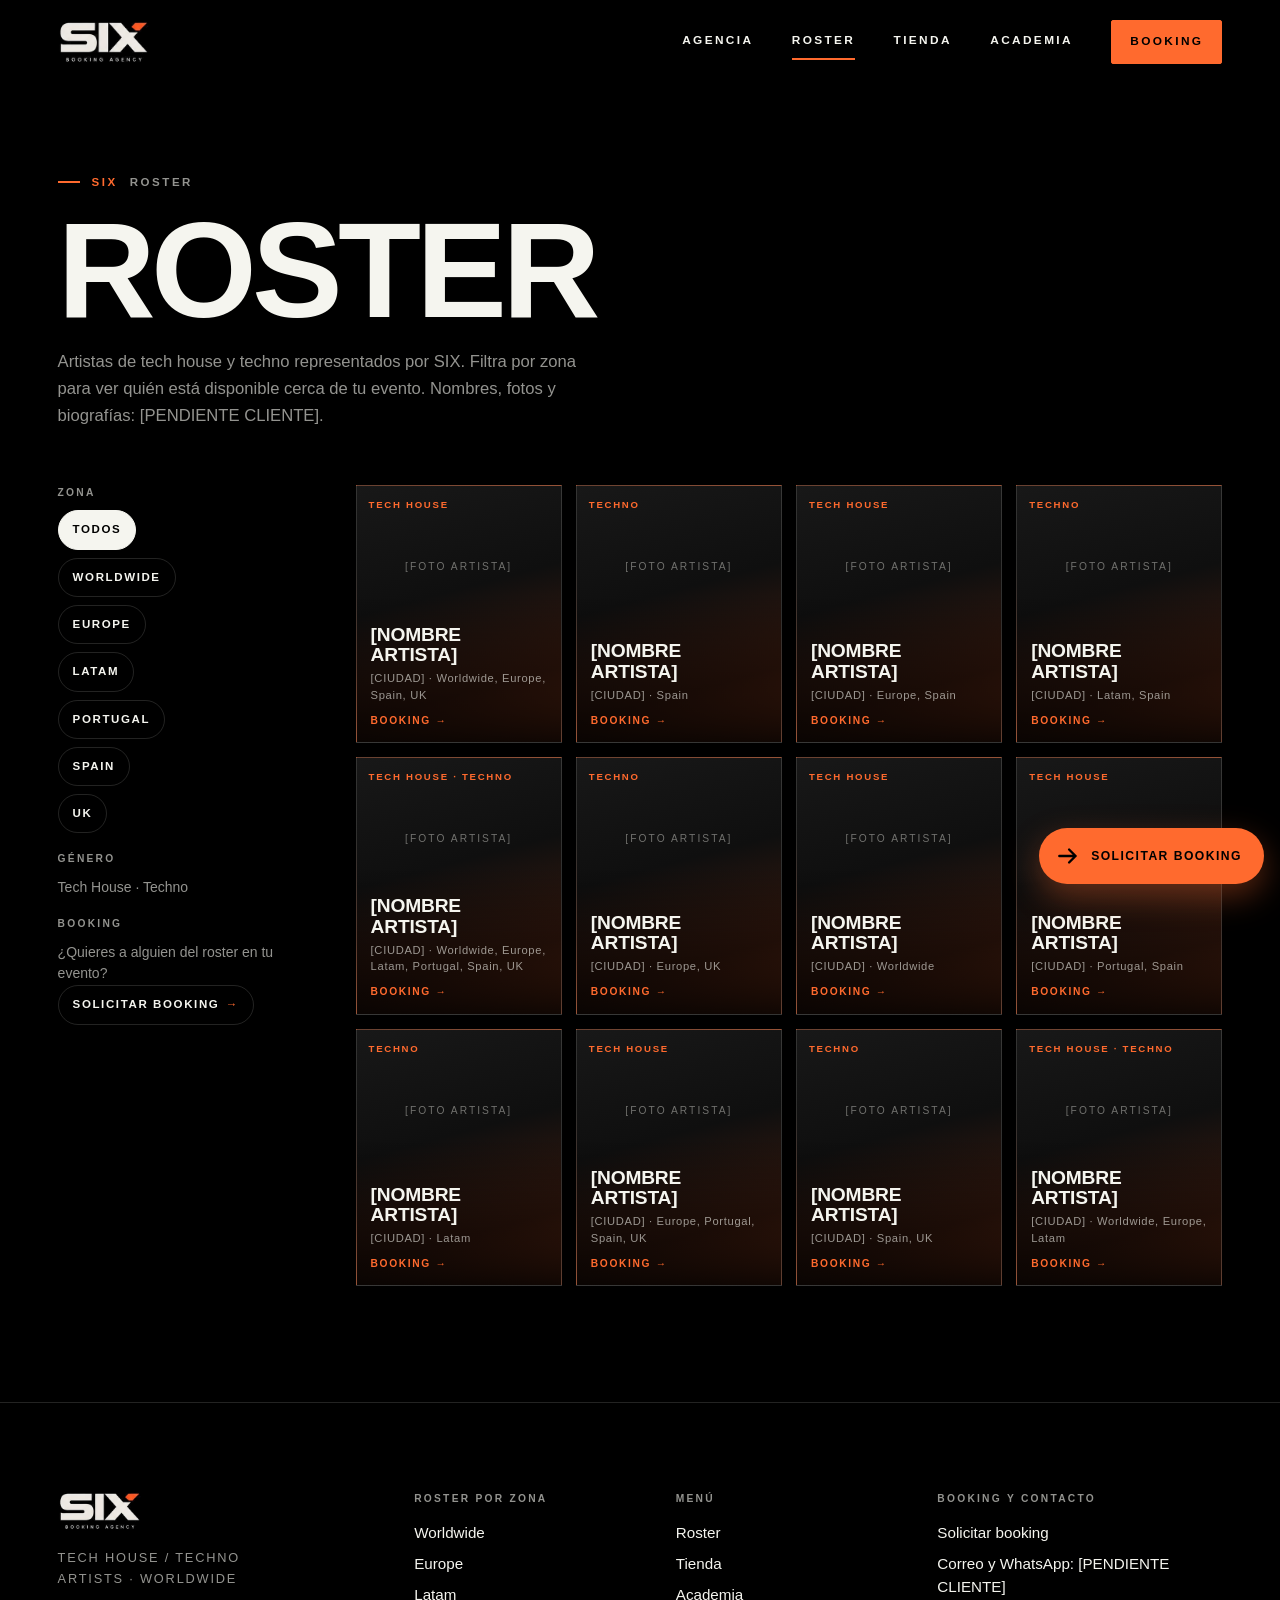
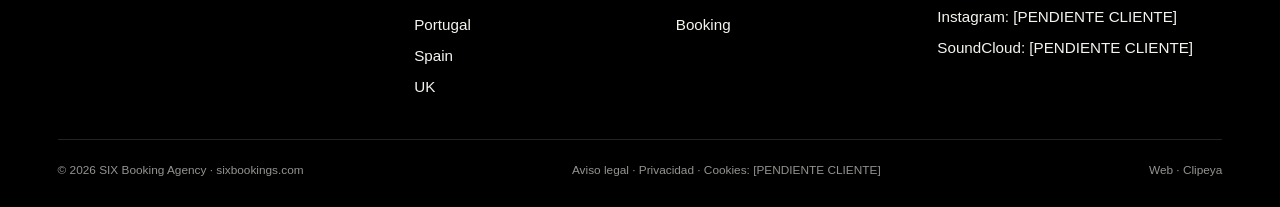
<file: roster.html>
<!DOCTYPE html>
<html lang="es">
<head>
<meta charset="utf-8">
<meta name="viewport" content="width=device-width, initial-scale=1">
<title>Roster — SIX Booking Agency</title>
<meta name="description" content="Roster de artistas de tech house y techno de SIX Booking Agency. Filtra por zona: Worldwide, Europe, Latam, Portugal, Spain, UK.">
<meta name="robots" content="noindex, nofollow">
<meta name="theme-color" content="#000000">
<link rel="icon" type="image/png" href="assets/monograma_6_naranja.png">
<link rel="stylesheet" href="assets/style.css">
<meta name="robots" content="noindex, nofollow">
<link rel="icon" href="assets/monograma_6_naranja.png">
</head>
<body>
<input type="checkbox" id="nav-toggle" class="nav-toggle">
<header class="site-header">
  <a class="logo" href="./" aria-label="SIX Booking Agency, inicio"><img src="assets/wordmark_six.png" alt="SIX Booking Agency" width="236" height="112"></a>
  <nav class="nav-inline" aria-label="Principal">
    <a href="index.html#agencia">Agencia</a>
    <a class="is-active" href="roster.html">Roster</a>
    <a href="tienda.html">Tienda</a>
    <a href="academia.html">Academia</a>
    <a class="btn" href="contacto.html">Booking</a>
  </nav>
  <label for="nav-toggle" class="burger" aria-label="Abrir o cerrar el menú"><span></span><span></span></label>
</header>
<nav class="overlay" aria-label="Menú">
  <div class="overlay__menu">
    <a href="index.html#agencia">Agencia<span>→</span></a>
    <a href="roster.html">Roster<span>→</span></a>
    <a href="tienda.html">Tienda<span>→</span></a>
    <a href="academia.html">Academia<span>→</span></a>
    <a href="contacto.html">Booking<span>→</span></a>
  </div>
  <div class="overlay__foot">
    <a href="contacto.html">Solicitar booking</a>
    <a>Correo y WhatsApp: [PENDIENTE CLIENTE]</a>
  </div>
</nav>

<main>
<section class="page-head">
  <p class="eyebrow"><b>SIX</b> Roster</p>
  <h1 class="display"><span>Roster</span></h1>
  <p class="p-m muted">Artistas de tech house y techno representados por SIX. Filtra por zona para ver quién está disponible cerca de tu evento. Nombres, fotos y biografías: [PENDIENTE CLIENTE].</p>
</section>

<div id="todos" class="roster-anchor"></div>
<div id="worldwide" class="roster-anchor"></div>
<div id="europe" class="roster-anchor"></div>
<div id="latam" class="roster-anchor"></div>
<div id="portugal" class="roster-anchor"></div>
<div id="spain" class="roster-anchor"></div>
<div id="uk" class="roster-anchor"></div>

<div class="roster-wrap">
  <aside class="filters">
    <div>
      <h3>Zona</h3>
      <ul>
        <li><a href="#todos">Todos</a></li>
        <li><a href="#worldwide">Worldwide</a></li>
        <li><a href="#europe">Europe</a></li>
        <li><a href="#latam">Latam</a></li>
        <li><a href="#portugal">Portugal</a></li>
        <li><a href="#spain">Spain</a></li>
        <li><a href="#uk">UK</a></li>
      </ul>
    </div>
    <div>
      <h3>Género</h3>
      <p class="p-s muted">Tech House · Techno</p>
    </div>
    <div>
      <h3>Booking</h3>
      <p class="p-s muted">¿Quieres a alguien del roster en tu evento?</p>
      <p class="p-s"><a class="arrow-link" href="contacto.html">Solicitar booking</a></p>
    </div>
  </aside>

  <div class="artists">
    <article class="artist z-worldwide z-europe z-spain z-uk">
      <span class="artist__tag">Tech House</span>
      <span class="ph">[FOTO ARTISTA]</span>
      <div class="artist__info"><h3 class="artist__name">[NOMBRE ARTISTA]</h3><p class="artist__meta">[CIUDAD] · Worldwide, Europe, Spain, UK</p><a class="artist__link" href="contacto.html">Booking →</a></div>
    </article>
    <article class="artist z-spain">
      <span class="artist__tag">Techno</span>
      <span class="ph">[FOTO ARTISTA]</span>
      <div class="artist__info"><h3 class="artist__name">[NOMBRE ARTISTA]</h3><p class="artist__meta">[CIUDAD] · Spain</p><a class="artist__link" href="contacto.html">Booking →</a></div>
    </article>
    <article class="artist z-europe z-spain">
      <span class="artist__tag">Tech House</span>
      <span class="ph">[FOTO ARTISTA]</span>
      <div class="artist__info"><h3 class="artist__name">[NOMBRE ARTISTA]</h3><p class="artist__meta">[CIUDAD] · Europe, Spain</p><a class="artist__link" href="contacto.html">Booking →</a></div>
    </article>
    <article class="artist z-latam z-spain">
      <span class="artist__tag">Techno</span>
      <span class="ph">[FOTO ARTISTA]</span>
      <div class="artist__info"><h3 class="artist__name">[NOMBRE ARTISTA]</h3><p class="artist__meta">[CIUDAD] · Latam, Spain</p><a class="artist__link" href="contacto.html">Booking →</a></div>
    </article>
    <article class="artist z-worldwide z-europe z-latam z-portugal z-spain z-uk">
      <span class="artist__tag">Tech House · Techno</span>
      <span class="ph">[FOTO ARTISTA]</span>
      <div class="artist__info"><h3 class="artist__name">[NOMBRE ARTISTA]</h3><p class="artist__meta">[CIUDAD] · Worldwide, Europe, Latam, Portugal, Spain, UK</p><a class="artist__link" href="contacto.html">Booking →</a></div>
    </article>
    <article class="artist z-europe z-uk">
      <span class="artist__tag">Techno</span>
      <span class="ph">[FOTO ARTISTA]</span>
      <div class="artist__info"><h3 class="artist__name">[NOMBRE ARTISTA]</h3><p class="artist__meta">[CIUDAD] · Europe, UK</p><a class="artist__link" href="contacto.html">Booking →</a></div>
    </article>
    <article class="artist z-worldwide">
      <span class="artist__tag">Tech House</span>
      <span class="ph">[FOTO ARTISTA]</span>
      <div class="artist__info"><h3 class="artist__name">[NOMBRE ARTISTA]</h3><p class="artist__meta">[CIUDAD] · Worldwide</p><a class="artist__link" href="contacto.html">Booking →</a></div>
    </article>
    <article class="artist z-portugal z-spain">
      <span class="artist__tag">Tech House</span>
      <span class="ph">[FOTO ARTISTA]</span>
      <div class="artist__info"><h3 class="artist__name">[NOMBRE ARTISTA]</h3><p class="artist__meta">[CIUDAD] · Portugal, Spain</p><a class="artist__link" href="contacto.html">Booking →</a></div>
    </article>
    <article class="artist z-latam">
      <span class="artist__tag">Techno</span>
      <span class="ph">[FOTO ARTISTA]</span>
      <div class="artist__info"><h3 class="artist__name">[NOMBRE ARTISTA]</h3><p class="artist__meta">[CIUDAD] · Latam</p><a class="artist__link" href="contacto.html">Booking →</a></div>
    </article>
    <article class="artist z-europe z-portugal z-spain z-uk">
      <span class="artist__tag">Tech House</span>
      <span class="ph">[FOTO ARTISTA]</span>
      <div class="artist__info"><h3 class="artist__name">[NOMBRE ARTISTA]</h3><p class="artist__meta">[CIUDAD] · Europe, Portugal, Spain, UK</p><a class="artist__link" href="contacto.html">Booking →</a></div>
    </article>
    <article class="artist z-spain z-uk">
      <span class="artist__tag">Techno</span>
      <span class="ph">[FOTO ARTISTA]</span>
      <div class="artist__info"><h3 class="artist__name">[NOMBRE ARTISTA]</h3><p class="artist__meta">[CIUDAD] · Spain, UK</p><a class="artist__link" href="contacto.html">Booking →</a></div>
    </article>
    <article class="artist z-worldwide z-europe z-latam">
      <span class="artist__tag">Tech House · Techno</span>
      <span class="ph">[FOTO ARTISTA]</span>
      <div class="artist__info"><h3 class="artist__name">[NOMBRE ARTISTA]</h3><p class="artist__meta">[CIUDAD] · Worldwide, Europe, Latam</p><a class="artist__link" href="contacto.html">Booking →</a></div>
    </article>
  </div>
</div>
</main>

<footer class="site-footer">
  <div class="footer__brand">
    <img src="assets/wordmark_six.png" alt="SIX Booking Agency" width="236" height="112">
    <p>Tech House / Techno<br>Artists · Worldwide</p>
  </div>
  <div class="footer__col">
    <h4>Roster por zona</h4>
    <a href="#worldwide">Worldwide</a>
    <a href="#europe">Europe</a>
    <a href="#latam">Latam</a>
    <a href="#portugal">Portugal</a>
    <a href="#spain">Spain</a>
    <a href="#uk">UK</a>
  </div>
  <div class="footer__col">
    <h4>Menú</h4>
    <a href="roster.html">Roster</a>
    <a href="tienda.html">Tienda</a>
    <a href="academia.html">Academia</a>
    <a href="contacto.html">Booking</a>
  </div>
  <div class="footer__col">
    <h4>Booking y contacto</h4>
    <a href="contacto.html">Solicitar booking</a>
    <a>Correo y WhatsApp: [PENDIENTE CLIENTE]</a>
    <a>Instagram: [PENDIENTE CLIENTE]</a>
    <a>SoundCloud: [PENDIENTE CLIENTE]</a>
  </div>
  <div class="footer__bottom">
    <span>© 2026 SIX Booking Agency · sixbookings.com</span>
    <span>Aviso legal · Privacidad · Cookies: [PENDIENTE CLIENTE]</span>
    <span>Web · Clipeya</span>
  </div>
</footer>

<a class="wa" href="contacto.html" aria-label="Solicitar booking">
  <svg viewBox="0 0 24 24" aria-hidden="true"><path fill="none" stroke="currentColor" stroke-width="2.2" stroke-linecap="round" stroke-linejoin="round" d="M4 12h15M13 6l6 6-6 6"/></svg>
  <span>Solicitar booking</span>
</a>
<style>
.wa{bottom:calc(16px + env(safe-area-inset-bottom,0px));
    transition:transform .3s cubic-bezier(.22,1,.36,1),opacity .3s,background .25s}
.wa--off{opacity:0;pointer-events:none;transform:translateY(24px) scale(.9)}
</style>
<script>
(function(){
  var f=document.getElementById("bookingForm");
  if(f){f.addEventListener("submit",function(e){e.preventDefault();
    var n=f.querySelector(".p-xs.muted");
    if(n){n.textContent="Solicitud recibida. Te respondemos con disponibilidad y condiciones.";}
    f.reset();});}
  var fab=document.querySelector(".wa"),z=document.querySelectorAll(".form");
  if(fab&&z.length&&"IntersectionObserver" in window){
    var io=new IntersectionObserver(function(es){
      es.forEach(function(e){e.target.classList.toggle("cta-vista",e.isIntersecting);});
      fab.classList.toggle("wa--off",!!document.querySelector(".cta-vista"));},{threshold:0.15});
    z.forEach(function(e){io.observe(e);});
  }
})();
</script>
</body>
</html>
</file>
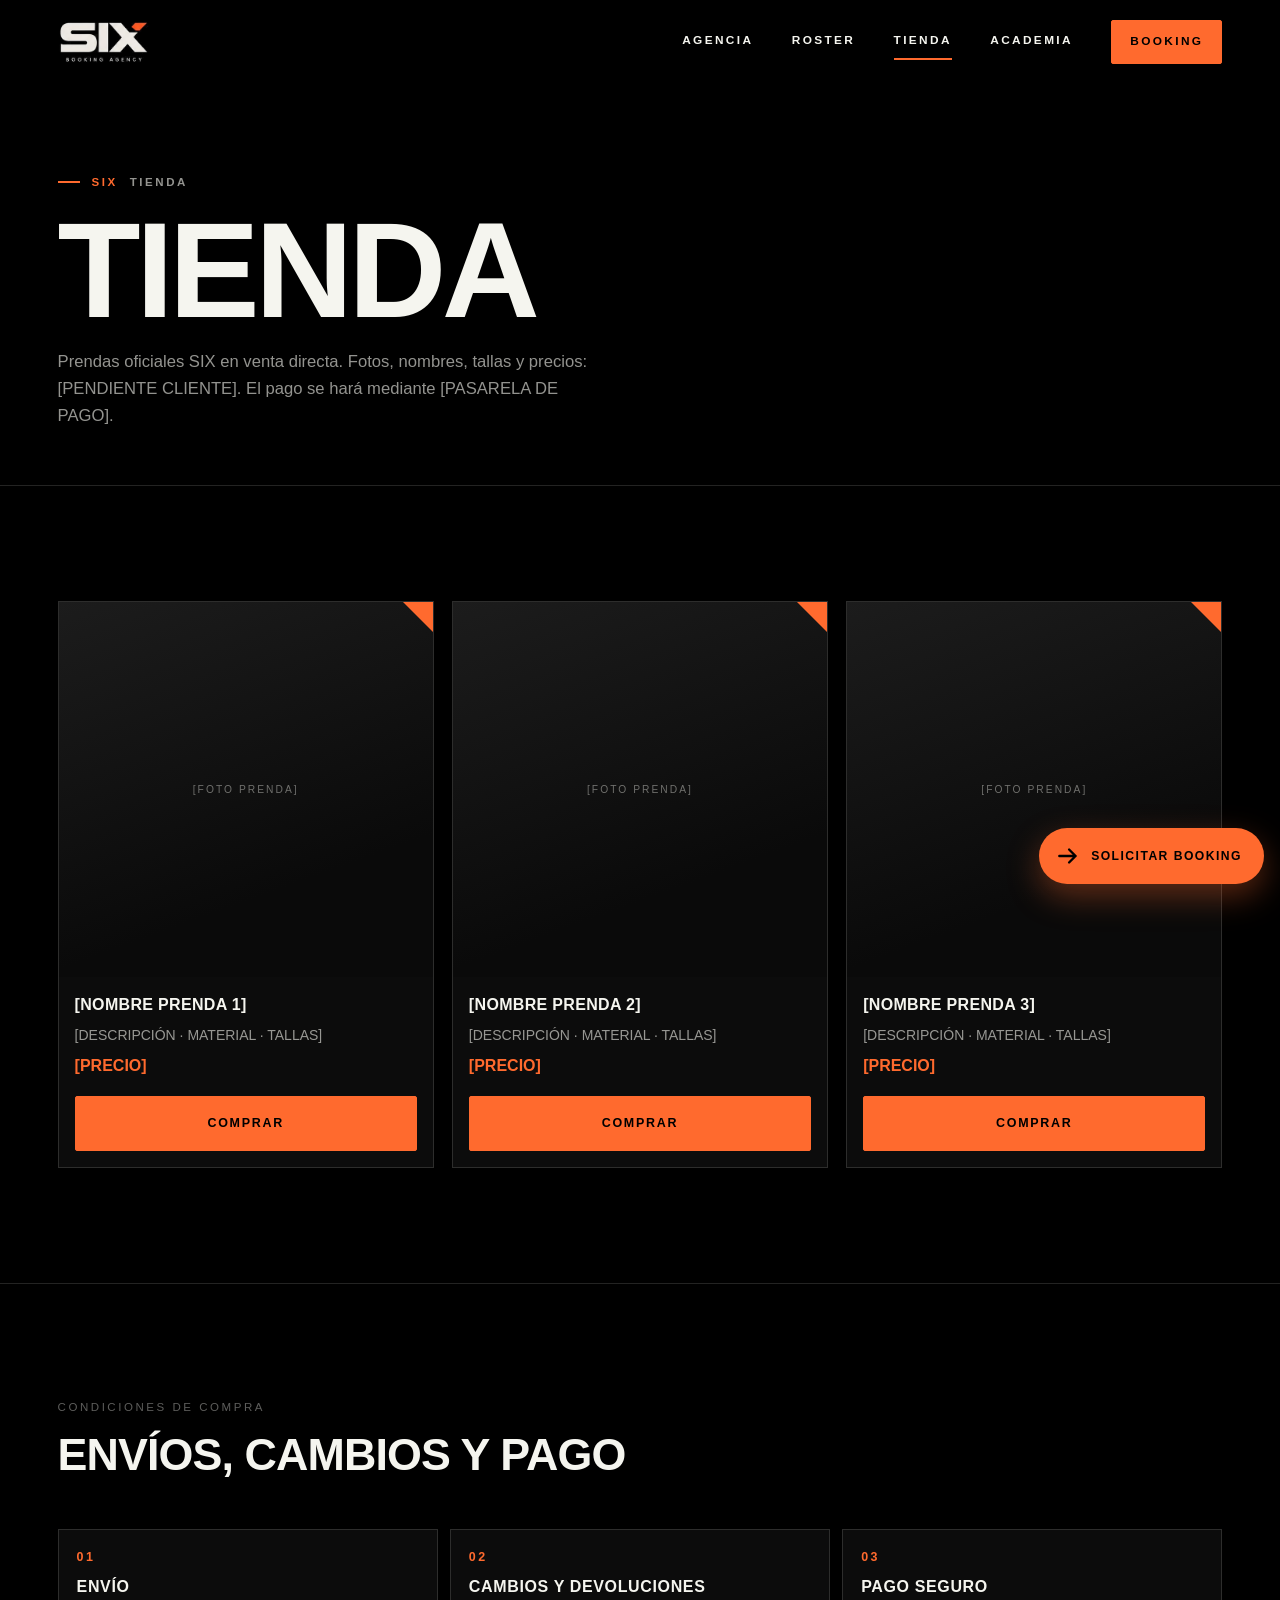
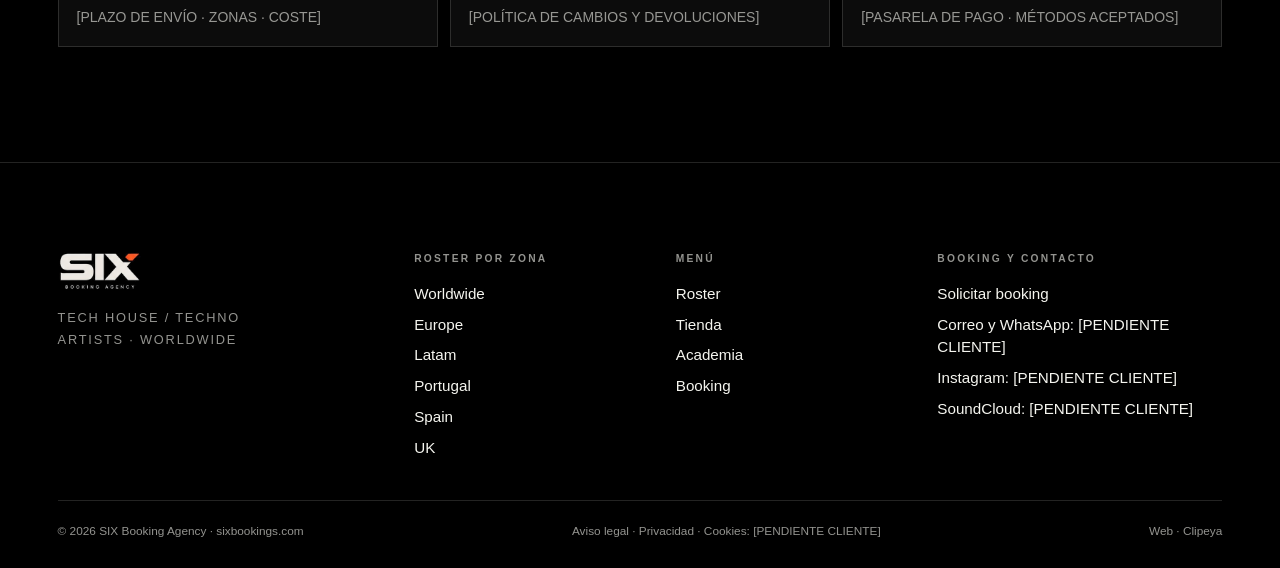
<file: tienda.html>
<!DOCTYPE html>
<html lang="es">
<head>
<meta charset="utf-8">
<meta name="viewport" content="width=device-width, initial-scale=1">
<title>Tienda — SIX Booking Agency</title>
<meta name="description" content="Tienda oficial de SIX Booking Agency: prendas SIX en venta directa.">
<meta name="robots" content="noindex, nofollow">
<meta name="theme-color" content="#000000">
<link rel="icon" type="image/png" href="assets/monograma_6_naranja.png">
<link rel="stylesheet" href="assets/style.css">
<meta name="robots" content="noindex, nofollow">
<link rel="icon" href="assets/monograma_6_naranja.png">
</head>
<body>
<input type="checkbox" id="nav-toggle" class="nav-toggle">
<header class="site-header">
  <a class="logo" href="./" aria-label="SIX Booking Agency, inicio"><img src="assets/wordmark_six.png" alt="SIX Booking Agency" width="236" height="112"></a>
  <nav class="nav-inline" aria-label="Principal">
    <a href="index.html#agencia">Agencia</a>
    <a href="roster.html">Roster</a>
    <a class="is-active" href="tienda.html">Tienda</a>
    <a href="academia.html">Academia</a>
    <a class="btn" href="contacto.html">Booking</a>
  </nav>
  <label for="nav-toggle" class="burger" aria-label="Abrir o cerrar el menú"><span></span><span></span></label>
</header>
<nav class="overlay" aria-label="Menú">
  <div class="overlay__menu">
    <a href="index.html#agencia">Agencia<span>→</span></a>
    <a href="roster.html">Roster<span>→</span></a>
    <a href="tienda.html">Tienda<span>→</span></a>
    <a href="academia.html">Academia<span>→</span></a>
    <a href="contacto.html">Booking<span>→</span></a>
  </div>
  <div class="overlay__foot">
    <a href="contacto.html">Solicitar booking</a>
    <a>Correo y WhatsApp: [PENDIENTE CLIENTE]</a>
  </div>
</nav>

<main>
<section class="page-head">
  <p class="eyebrow"><b>SIX</b> Tienda</p>
  <h1 class="display"><span>Tienda</span></h1>
  <p class="p-m muted">Prendas oficiales SIX en venta directa. Fotos, nombres, tallas y precios: [PENDIENTE CLIENTE]. El pago se hará mediante [PASARELA DE PAGO].</p>
</section>

<section class="section" id="prendas">
  <div class="products">
    <article class="product">
      <div class="product__img">[FOTO PRENDA]</div>
      <div class="product__body">
        <h3 class="product__name">[NOMBRE PRENDA 1]</h3>
        <p class="p-s muted">[DESCRIPCIÓN · MATERIAL · TALLAS]</p>
        <p class="product__price">[PRECIO]</p>
        <a class="btn btn--block" href="tienda.html">Comprar</a>
      </div>
    </article>
    <article class="product">
      <div class="product__img">[FOTO PRENDA]</div>
      <div class="product__body">
        <h3 class="product__name">[NOMBRE PRENDA 2]</h3>
        <p class="p-s muted">[DESCRIPCIÓN · MATERIAL · TALLAS]</p>
        <p class="product__price">[PRECIO]</p>
        <a class="btn btn--block" href="tienda.html">Comprar</a>
      </div>
    </article>
    <article class="product">
      <div class="product__img">[FOTO PRENDA]</div>
      <div class="product__body">
        <h3 class="product__name">[NOMBRE PRENDA 3]</h3>
        <p class="p-s muted">[DESCRIPCIÓN · MATERIAL · TALLAS]</p>
        <p class="product__price">[PRECIO]</p>
        <a class="btn btn--block" href="tienda.html">Comprar</a>
      </div>
    </article>
  </div>
</section>

<section class="section" id="condiciones">
  <div class="section__head">
    <p class="num">Condiciones de compra</p>
    <h2 class="h-m">Envíos, cambios y pago</h2>
  </div>
  <div class="steps">
    <div class="step"><b>01</b><h3>Envío</h3><p class="p-s muted">[PLAZO DE ENVÍO · ZONAS · COSTE]</p></div>
    <div class="step"><b>02</b><h3>Cambios y devoluciones</h3><p class="p-s muted">[POLÍTICA DE CAMBIOS Y DEVOLUCIONES]</p></div>
    <div class="step"><b>03</b><h3>Pago seguro</h3><p class="p-s muted">[PASARELA DE PAGO · MÉTODOS ACEPTADOS]</p></div>
  </div>
</section>
</main>

<footer class="site-footer">
  <div class="footer__brand">
    <img src="assets/wordmark_six.png" alt="SIX Booking Agency" width="236" height="112">
    <p>Tech House / Techno<br>Artists · Worldwide</p>
  </div>
  <div class="footer__col">
    <h4>Roster por zona</h4>
    <a href="roster.html#worldwide">Worldwide</a>
    <a href="roster.html#europe">Europe</a>
    <a href="roster.html#latam">Latam</a>
    <a href="roster.html#portugal">Portugal</a>
    <a href="roster.html#spain">Spain</a>
    <a href="roster.html#uk">UK</a>
  </div>
  <div class="footer__col">
    <h4>Menú</h4>
    <a href="roster.html">Roster</a>
    <a href="tienda.html">Tienda</a>
    <a href="academia.html">Academia</a>
    <a href="contacto.html">Booking</a>
  </div>
  <div class="footer__col">
    <h4>Booking y contacto</h4>
    <a href="contacto.html">Solicitar booking</a>
    <a>Correo y WhatsApp: [PENDIENTE CLIENTE]</a>
    <a>Instagram: [PENDIENTE CLIENTE]</a>
    <a>SoundCloud: [PENDIENTE CLIENTE]</a>
  </div>
  <div class="footer__bottom">
    <span>© 2026 SIX Booking Agency · sixbookings.com</span>
    <span>Aviso legal · Privacidad · Cookies: [PENDIENTE CLIENTE]</span>
    <span>Web · Clipeya</span>
  </div>
</footer>

<a class="wa" href="contacto.html" aria-label="Solicitar booking">
  <svg viewBox="0 0 24 24" aria-hidden="true"><path fill="none" stroke="currentColor" stroke-width="2.2" stroke-linecap="round" stroke-linejoin="round" d="M4 12h15M13 6l6 6-6 6"/></svg>
  <span>Solicitar booking</span>
</a>
<style>
.wa{bottom:calc(16px + env(safe-area-inset-bottom,0px));
    transition:transform .3s cubic-bezier(.22,1,.36,1),opacity .3s,background .25s}
.wa--off{opacity:0;pointer-events:none;transform:translateY(24px) scale(.9)}
</style>
<script>
(function(){
  var f=document.getElementById("bookingForm");
  if(f){f.addEventListener("submit",function(e){e.preventDefault();
    var n=f.querySelector(".p-xs.muted");
    if(n){n.textContent="Solicitud recibida. Te respondemos con disponibilidad y condiciones.";}
    f.reset();});}
  var fab=document.querySelector(".wa"),z=document.querySelectorAll(".form");
  if(fab&&z.length&&"IntersectionObserver" in window){
    var io=new IntersectionObserver(function(es){
      es.forEach(function(e){e.target.classList.toggle("cta-vista",e.isIntersecting);});
      fab.classList.toggle("wa--off",!!document.querySelector(".cta-vista"));},{threshold:0.15});
    z.forEach(function(e){io.observe(e);});
  }
})();
</script>
</body>
</html>
</file>
<file: assets/style.css>
:root{
  --black:#000000;
  --off:#F5F5EF;
  --orange:#FF6A2E;
  --muted:rgba(245,245,239,.6);
  --dim:rgba(245,245,239,.38);
  --line:rgba(245,245,239,.14);
  --panel:#0c0c0c;
  --panel-2:#151515;
  --font:Inter,"Helvetica Neue",Arial,sans-serif;
  --pad:clamp(18px,4.5vw,64px);
  --header-h:68px;
  --ease:cubic-bezier(.77,0,.18,1);
}
@media (min-width:900px){:root{--header-h:84px}}

*,*::before,*::after{box-sizing:border-box;margin:0;padding:0}
html{scroll-behavior:smooth;-webkit-text-size-adjust:100%;background:var(--black)}
body{background:var(--black);color:var(--off);font-family:var(--font);font-size:16px;line-height:1.5;-webkit-font-smoothing:antialiased;overflow-x:hidden;min-height:100vh}
body:has(.nav-toggle:checked){overflow:hidden}
img{max-width:100%;height:auto;display:block}
a{color:inherit;text-decoration:none}
ul,ol{list-style:none}
button,input,select,textarea{font:inherit;color:inherit}
::selection{background:var(--orange);color:#000}
@media (prefers-reduced-motion:reduce){*,*::before,*::after{transition:none!important;animation:none!important}html{scroll-behavior:auto}}

.display{font-weight:800;text-transform:uppercase;letter-spacing:-.035em;line-height:.9;font-size:clamp(2.9rem,10.5vw,7.4rem)}
.display span{display:block}
.o{color:var(--orange)}
.h-xl{font-weight:800;text-transform:uppercase;letter-spacing:-.03em;line-height:.95;font-size:clamp(2.4rem,9vw,7rem)}
.h-l{font-weight:600;letter-spacing:-.02em;line-height:1.12;font-size:clamp(1.55rem,3.8vw,3rem)}
.h-m{font-weight:800;letter-spacing:-.02em;line-height:1.05;font-size:clamp(1.7rem,5vw,2.8rem);text-transform:uppercase}
.h-s{font-weight:600;line-height:1.25;font-size:clamp(1.1rem,2vw,1.35rem)}
.p-m{font-size:clamp(1rem,1.3vw,1.125rem);line-height:1.6}
.p-s{font-size:.875rem;line-height:1.55}
.p-xs{font-size:.75rem;line-height:1.5}
.muted{color:var(--muted)}
.max{max-width:60ch}
.stack{display:grid;gap:18px;align-content:start}
.eyebrow{display:flex;align-items:center;gap:12px;font-size:.72rem;font-weight:600;letter-spacing:.22em;text-transform:uppercase;color:var(--muted)}
.eyebrow::before{content:"";width:22px;height:2px;background:var(--orange);flex:none}
.eyebrow b{color:var(--orange);font-weight:700}
.num{font-size:.72rem;letter-spacing:.22em;text-transform:uppercase;color:var(--dim)}

.btn{display:inline-flex;align-items:center;justify-content:center;gap:.7em;background:var(--orange);color:#000;font-weight:700;font-size:.78rem;letter-spacing:.14em;text-transform:uppercase;padding:17px 24px;border:1px solid var(--orange);border-radius:2px;cursor:pointer;transition:background .25s,color .25s,border-color .25s;white-space:nowrap}
.btn:hover{background:var(--off);border-color:var(--off);color:#000}
.btn--ghost{background:transparent;color:var(--off);border-color:rgba(245,245,239,.35)}
.btn--ghost:hover{background:var(--off);color:#000;border-color:var(--off)}
.btn--block{width:100%}
.arrow-link{display:inline-flex;align-items:center;font-size:.78rem;font-weight:600;letter-spacing:.14em;text-transform:uppercase;border-bottom:2px solid var(--orange);padding-bottom:6px;transition:color .2s}
.arrow-link::after{content:"→";color:var(--orange);margin-left:.55em;transition:margin-left .2s}
.arrow-link:hover{color:var(--orange)}
.arrow-link:hover::after{margin-left:.95em}

.nav-toggle{position:absolute;left:-9999px;opacity:0}
.site-header{position:fixed;top:0;left:0;right:0;z-index:70;height:var(--header-h);display:flex;align-items:center;justify-content:space-between;gap:16px;padding:0 var(--pad);background:linear-gradient(180deg,rgba(0,0,0,.94) 0%,rgba(0,0,0,.7) 55%,rgba(0,0,0,0) 100%)}
.logo{display:block;flex:none}
.logo img{height:36px;width:auto}
.nav-inline{display:none}
.burger{width:44px;height:44px;display:grid;place-items:center;cursor:pointer;flex:none;position:relative;z-index:80}
.burger span{position:absolute;left:11px;top:21px;width:22px;height:2px;background:var(--off);transition:transform .35s var(--ease)}
.burger span:first-child{transform:translateY(-4px)}
.burger span:last-child{transform:translateY(4px)}
.nav-toggle:checked ~ .site-header .burger span:first-child{transform:rotate(45deg)}
.nav-toggle:checked ~ .site-header .burger span:last-child{transform:rotate(-45deg)}
@media (min-width:900px){
  .logo img{height:44px}
  .burger{display:none}
  .nav-inline{display:flex;gap:2.4rem;align-items:center}
  .nav-inline a{font-size:.74rem;font-weight:600;letter-spacing:.2em;text-transform:uppercase;padding:8px 0;border-bottom:2px solid transparent;transition:border-color .2s,color .2s}
  .nav-inline a:hover,.nav-inline a.is-active{border-color:var(--orange)}
  .nav-inline a.btn{padding:12px 18px;border-bottom:1px solid var(--orange)}
  .nav-inline a.btn:hover{border-color:var(--off)}
}

.overlay{position:fixed;inset:0;z-index:60;background:var(--black);display:flex;flex-direction:column;justify-content:space-between;gap:24px;padding:calc(var(--header-h) + 12px) var(--pad) 28px;transform:translateY(-102%);visibility:hidden;transition:transform .5s var(--ease),visibility 0s .5s;overflow-y:auto}
.nav-toggle:checked ~ .overlay{transform:none;visibility:visible;transition:transform .5s var(--ease),visibility 0s}
.overlay__menu a{display:flex;align-items:baseline;justify-content:space-between;font-size:clamp(2.3rem,10.5vw,5.5rem);font-weight:800;text-transform:uppercase;letter-spacing:-.03em;line-height:1;padding:.2em 0;border-top:1px solid var(--line);transition:color .2s}
.overlay__menu a:last-child{border-bottom:1px solid var(--line)}
.overlay__menu a span{font-size:.5em;color:var(--orange)}
.overlay__menu a:hover{color:var(--orange)}
.overlay__foot{display:grid;gap:6px;color:var(--muted);font-size:.85rem}
.overlay__foot a:hover{color:var(--orange)}
@media (min-width:900px){.overlay{display:none}}

.hero{position:relative;min-height:100vh;min-height:100svh;display:flex;flex-direction:column;justify-content:flex-end;padding:calc(var(--header-h) + 32px) var(--pad) 32px;overflow:hidden;isolation:isolate}
.hero__bg{position:absolute;inset:-6%;z-index:-2;background:url("crowd_hero.jpg") center 40%/cover no-repeat;filter:blur(7px) saturate(1.05);opacity:.9}
.hero__bg::after{content:"";position:absolute;inset:0;background:linear-gradient(180deg,rgba(0,0,0,.6) 0%,rgba(0,0,0,.25) 35%,rgba(0,0,0,.7) 68%,#000 100%)}
.hero__inner{position:relative;display:grid;gap:22px}
.hero__side{display:grid;gap:18px}
.hero__cta{display:flex;flex-wrap:wrap;gap:14px 22px;align-items:center}
.hero__lead{max-width:44ch}
.hero__zones{display:flex;flex-wrap:wrap;gap:8px 18px;margin-top:30px;padding-top:18px;border-top:1px solid var(--line);font-size:.7rem;letter-spacing:.18em;text-transform:uppercase;color:var(--muted)}
.hero__zones a:hover{color:var(--orange)}
.hero__zones span{color:var(--dim)}
@media (min-width:900px){
  .hero{padding-bottom:52px}
  .hero__inner{grid-template-columns:minmax(0,1.7fr) minmax(280px,.5fr);grid-template-areas:"eyebrow eyebrow" "title side";align-items:end;gap:28px 56px}
  .hero .display{font-size:clamp(2.9rem,8.6vw,7.4rem)}
  .hero__inner .eyebrow{grid-area:eyebrow}
  .hero__inner .display{grid-area:title}
  .hero__side{grid-area:side;gap:22px;padding-bottom:.4em}
  .hero__cta{flex-direction:column;align-items:flex-start;gap:16px}
}

.section{padding:clamp(64px,9vw,128px) var(--pad);border-top:1px solid var(--line)}
.section__head{display:grid;gap:14px;margin-bottom:clamp(28px,4vw,52px)}
.section__head-row{display:flex;flex-wrap:wrap;justify-content:space-between;align-items:end;gap:16px}
.section__head-row > div{display:grid;gap:10px}
.split .section__head{margin-bottom:0}

.about{display:grid;gap:34px}
.about__img{width:104px;aspect-ratio:1;background:var(--panel);border:1px solid var(--line);display:grid;place-items:center;padding:18px}
.about__title{display:grid;gap:14px}
.about__blocks{display:grid;gap:26px}
.about__block p:first-child{font-weight:700;margin-bottom:8px;text-transform:uppercase;letter-spacing:.1em;font-size:.78rem}
.about__founders{display:flex;flex-wrap:wrap;gap:10px 22px;font-size:.78rem;letter-spacing:.14em;text-transform:uppercase;color:var(--muted);align-content:start}
.about__founders b{color:var(--orange)}
@media (min-width:900px){
  .about{grid-template-columns:repeat(12,1fr);gap:44px 24px}
  .about__img{grid-column:1/3}
  .about__title{grid-column:1/11}
  .about__founders{grid-column:1/6}
  .about__blocks{grid-column:7/-1;grid-template-columns:1fr 1fr;gap:32px}
}

.artists{display:grid;grid-template-columns:repeat(2,1fr);gap:10px}
.artist{position:relative;aspect-ratio:4/5;display:flex;flex-direction:column;justify-content:flex-end;padding:14px;border:1px solid var(--line);background:linear-gradient(165deg,#181818 0%,#0f0f0f 42%,#3a1a0e 76%,#c24f22 118%);overflow:hidden;transition:border-color .25s,transform .25s}
.artist .ph{position:absolute;inset:0;z-index:1;display:grid;place-items:center;padding-bottom:46%;font-size:.64rem;letter-spacing:.2em;text-transform:uppercase;color:rgba(245,245,239,.42);pointer-events:none}
.artist::after{content:"";position:absolute;left:0;right:0;bottom:0;height:58%;background:linear-gradient(180deg,rgba(0,0,0,0),rgba(0,0,0,.88))}
.artist__tag{position:absolute;top:12px;left:12px;z-index:2;font-size:.6rem;letter-spacing:.18em;text-transform:uppercase;color:var(--orange);font-weight:700}
.artist__info{position:relative;z-index:2;display:grid;gap:5px}
.artist__name{font-weight:800;text-transform:uppercase;letter-spacing:-.01em;font-size:clamp(.92rem,2.6vw,1.2rem);line-height:1.05}
.artist__meta{font-size:.7rem;color:var(--muted);letter-spacing:.06em}
.artist__link{font-size:.64rem;letter-spacing:.16em;text-transform:uppercase;color:var(--orange);font-weight:700;margin-top:4px}
.artist__link:hover{color:var(--off)}
.artist:hover{border-color:var(--orange);transform:translateY(-3px)}
@media (min-width:700px){.artists{grid-template-columns:repeat(3,1fr);gap:14px}}
@media (min-width:1100px){.artists{grid-template-columns:repeat(4,1fr)}.artists--6{grid-template-columns:repeat(3,1fr)}}

.zones-block{margin-top:clamp(56px,8vw,110px);display:grid;gap:26px}
.zones-head{display:grid;gap:16px;max-width:52ch}
.zones{display:grid}
.zones a{display:flex;justify-content:space-between;align-items:center;padding:.16em 0;border-top:1px solid var(--line);transition:color .2s,padding-left .3s var(--ease)}
.zones a:last-child{border-bottom:1px solid var(--line)}
.zones a span{font-size:.4em;color:var(--orange);opacity:0;transform:translateX(-10px);transition:opacity .25s,transform .3s var(--ease)}
.zones a:hover{color:var(--orange);padding-left:.15em}
.zones a:hover span{opacity:1;transform:none}

.products{display:grid;gap:14px}
.product{border:1px solid var(--line);background:var(--panel);display:flex;flex-direction:column;transition:border-color .25s}
.product:hover{border-color:var(--orange)}
.product__img{aspect-ratio:1;position:relative;background:linear-gradient(160deg,#1c1c1c,#0a0a0a 72%);display:grid;place-items:center;font-size:.64rem;letter-spacing:.2em;text-transform:uppercase;color:rgba(245,245,239,.42)}
.product__img::after{content:"";position:absolute;right:0;top:0;border-style:solid;border-width:0 30px 30px 0;border-color:transparent var(--orange) transparent transparent}
.product__body{padding:16px;display:grid;gap:8px;flex:1;align-content:start}
.product__name{font-weight:800;text-transform:uppercase;letter-spacing:.02em;font-size:1rem}
.product__price{color:var(--orange);font-weight:700}
.product__body .btn{margin-top:10px}
@media (min-width:700px){.products{grid-template-columns:repeat(3,1fr);gap:18px}}

.split{display:grid;gap:34px}
.list{display:grid;counter-reset:item}
.list li{display:flex;gap:16px;padding:14px 0;border-top:1px solid var(--line)}
.list li:last-child{border-bottom:1px solid var(--line)}
.list li::before{content:counter(item,decimal-leading-zero);counter-increment:item;color:var(--orange);font-weight:700;font-size:.78rem;letter-spacing:.1em;padding-top:4px;flex:none}
.facts{display:grid;grid-template-columns:1fr 1fr;gap:12px}
.fact{border:1px solid var(--line);padding:14px;background:var(--panel)}
.fact span{display:block;font-size:.64rem;letter-spacing:.2em;text-transform:uppercase;color:var(--muted);margin-bottom:6px}
.fact b{font-weight:700}
.teacher{display:flex;gap:16px;align-items:center;border:1px solid var(--line);padding:14px;background:var(--panel)}
.teacher__ph{width:72px;height:72px;flex:none;display:grid;place-items:center;text-align:center;font-size:.55rem;letter-spacing:.14em;text-transform:uppercase;color:rgba(245,245,239,.5);background:linear-gradient(160deg,#222,#0a0a0a 70%);border:1px solid var(--line)}
.teacher h3{font-weight:800;text-transform:uppercase;font-size:1rem;margin:4px 0}
.price-box{border:1px solid var(--orange);padding:22px;display:grid;gap:12px;background:var(--panel)}
.price-box .price{font-size:clamp(2rem,6vw,3rem);font-weight:800;color:var(--orange);letter-spacing:-.03em;line-height:1}
@media (min-width:900px){.split{grid-template-columns:1.05fr .95fr;gap:64px;align-items:start}}

.steps{display:grid;gap:12px}
.step{border:1px solid var(--line);padding:18px;background:var(--panel);display:grid;gap:8px;align-content:start}
.step b{color:var(--orange);font-size:.78rem;letter-spacing:.2em}
.step h3{font-size:1rem;font-weight:700;text-transform:uppercase;letter-spacing:.04em}
@media (min-width:700px){.steps{grid-template-columns:repeat(3,1fr)}}

.form{display:grid;gap:14px}
.field{display:grid;gap:6px}
.field label{font-size:.64rem;letter-spacing:.2em;text-transform:uppercase;color:var(--muted)}
.field input,.field select,.field textarea{width:100%;background:var(--panel);border:1px solid var(--line);padding:14px 16px;border-radius:2px;outline:none;transition:border-color .2s;color-scheme:dark}
.field input:focus,.field textarea:focus,.field select:focus{border-color:var(--orange)}
.field textarea{min-height:130px;resize:vertical}
.form__foot{display:grid;gap:12px}
@media (min-width:700px){.form{grid-template-columns:1fr 1fr}.form .full{grid-column:1/-1}.form__foot{grid-template-columns:auto 1fr;align-items:center;gap:18px}}

.contact-list{display:grid}
.contact-list a,.contact-list div{display:flex;justify-content:space-between;align-items:center;gap:12px;padding:16px 0;border-top:1px solid var(--line);flex-wrap:wrap}
.contact-list > :last-child{border-bottom:1px solid var(--line)}
.contact-list small{font-size:.64rem;letter-spacing:.2em;text-transform:uppercase;color:var(--muted)}
.contact-list a:hover{color:var(--orange)}

.site-footer{border-top:1px solid var(--line);padding:clamp(48px,7vw,88px) var(--pad) 28px;display:grid;gap:36px 24px}
.footer__brand{display:grid;gap:16px;align-content:start}
.footer__brand img{height:40px;width:auto}
.footer__brand p{color:var(--muted);font-size:.8rem;letter-spacing:.14em;text-transform:uppercase;line-height:1.7}
.footer__col h4{font-size:.64rem;letter-spacing:.22em;text-transform:uppercase;color:var(--muted);margin-bottom:12px}
.footer__col a,.footer__col span{display:block;padding:4px 0;font-size:.95rem}
.footer__col a:hover{color:var(--orange)}
.footer__bottom{grid-column:1/-1;display:flex;flex-wrap:wrap;gap:8px 24px;justify-content:space-between;padding-top:22px;border-top:1px solid var(--line);font-size:.74rem;color:var(--muted)}
@media (min-width:700px){.site-footer{grid-template-columns:repeat(2,1fr)}.footer__brand{grid-column:1/-1}}
@media (min-width:1000px){.site-footer{grid-template-columns:1.4fr 1fr 1fr 1.2fr}.footer__brand{grid-column:auto}}

.wa{position:fixed;right:16px;bottom:16px;z-index:65;display:inline-flex;align-items:center;justify-content:center;gap:10px;height:56px;min-width:56px;padding:0 15px;border-radius:999px;background:var(--orange);color:#000;font-weight:700;font-size:.76rem;letter-spacing:.12em;text-transform:uppercase;box-shadow:0 12px 32px rgba(255,106,46,.35);transition:transform .25s,background .25s}
.wa:hover{transform:translateY(-3px);background:var(--off)}
.wa svg{width:26px;height:26px;flex:none}
.wa span{display:none}
@media (min-width:700px){.wa{padding:0 22px 0 16px}.wa span{display:inline}}

.page-head{padding:calc(var(--header-h) + clamp(36px,7vw,90px)) var(--pad) clamp(28px,5vw,56px);display:grid;gap:18px}
.page-head .display{font-size:clamp(2.6rem,12vw,8.5rem)}
.page-head p{max-width:58ch}

.roster-anchor{position:relative;top:calc(-1 * var(--header-h) - 16px);height:0;visibility:hidden}
.roster-wrap{display:grid;gap:28px;padding:0 var(--pad) clamp(64px,9vw,128px)}
.filters{display:grid;gap:18px}
.filters h3{font-size:.64rem;letter-spacing:.22em;text-transform:uppercase;color:var(--muted);margin-bottom:10px}
.filters ul{display:flex;flex-wrap:wrap;gap:8px}
.filters a{display:inline-block;padding:10px 14px;border:1px solid var(--line);border-radius:999px;font-size:.72rem;letter-spacing:.14em;text-transform:uppercase;font-weight:600;transition:border-color .2s,color .2s,background .2s}
.filters a:hover{border-color:var(--orange)}
.filters a[href="#todos"]{background:var(--off);color:#000;border-color:var(--off)}
#worldwide:target ~ .roster-wrap .filters a[href="#todos"],
#europe:target ~ .roster-wrap .filters a[href="#todos"],
#latam:target ~ .roster-wrap .filters a[href="#todos"],
#portugal:target ~ .roster-wrap .filters a[href="#todos"],
#spain:target ~ .roster-wrap .filters a[href="#todos"],
#uk:target ~ .roster-wrap .filters a[href="#todos"]{background:transparent;color:var(--off);border-color:var(--line)}
#worldwide:target ~ .roster-wrap .filters a[href="#worldwide"],
#europe:target ~ .roster-wrap .filters a[href="#europe"],
#latam:target ~ .roster-wrap .filters a[href="#latam"],
#portugal:target ~ .roster-wrap .filters a[href="#portugal"],
#spain:target ~ .roster-wrap .filters a[href="#spain"],
#uk:target ~ .roster-wrap .filters a[href="#uk"]{background:var(--off);color:#000;border-color:var(--off)}
#worldwide:target ~ .roster-wrap .artist:not(.z-worldwide),
#europe:target ~ .roster-wrap .artist:not(.z-europe),
#latam:target ~ .roster-wrap .artist:not(.z-latam),
#portugal:target ~ .roster-wrap .artist:not(.z-portugal),
#spain:target ~ .roster-wrap .artist:not(.z-spain),
#uk:target ~ .roster-wrap .artist:not(.z-uk){display:none}
@media (min-width:900px){
  .roster-wrap{grid-template-columns:250px 1fr;gap:48px;align-items:start}
  .filters{position:sticky;top:calc(var(--header-h) + 16px)}
  .filters ul{flex-direction:column;align-items:flex-start}
}
</file>
